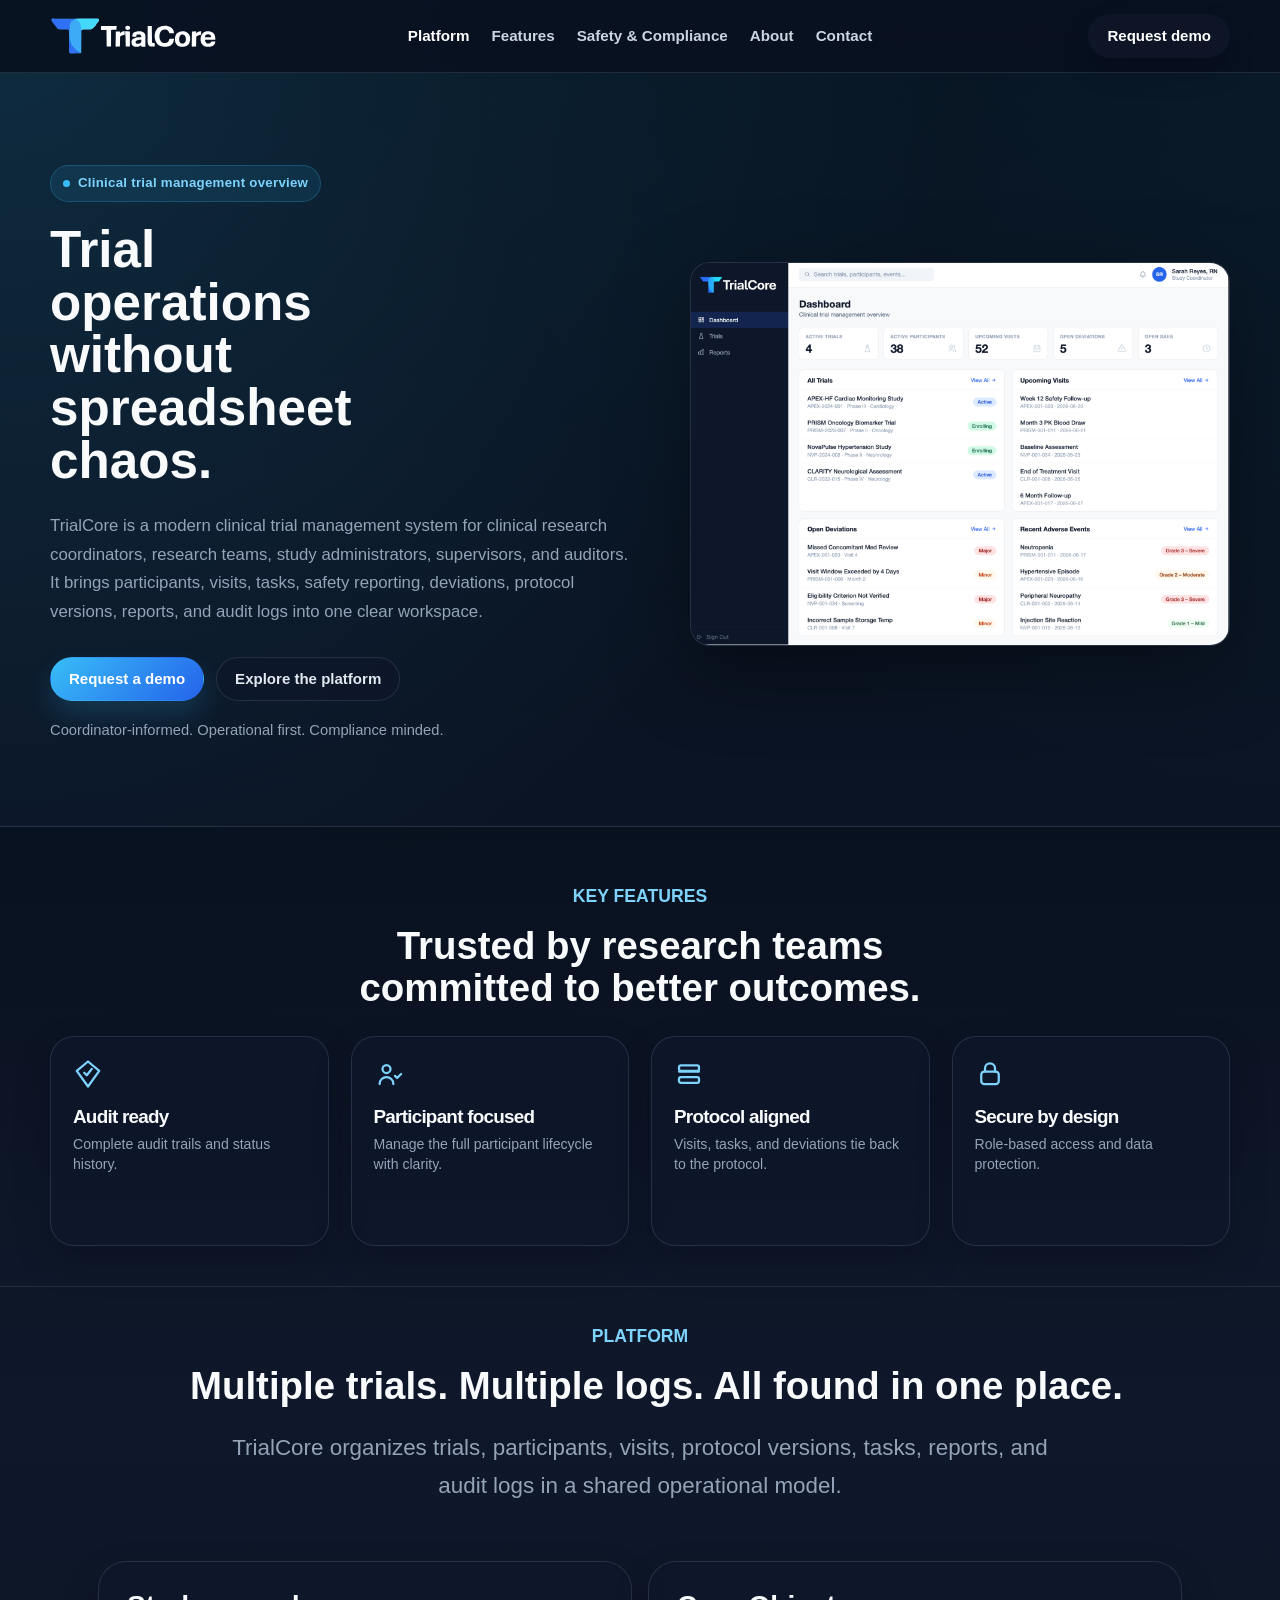
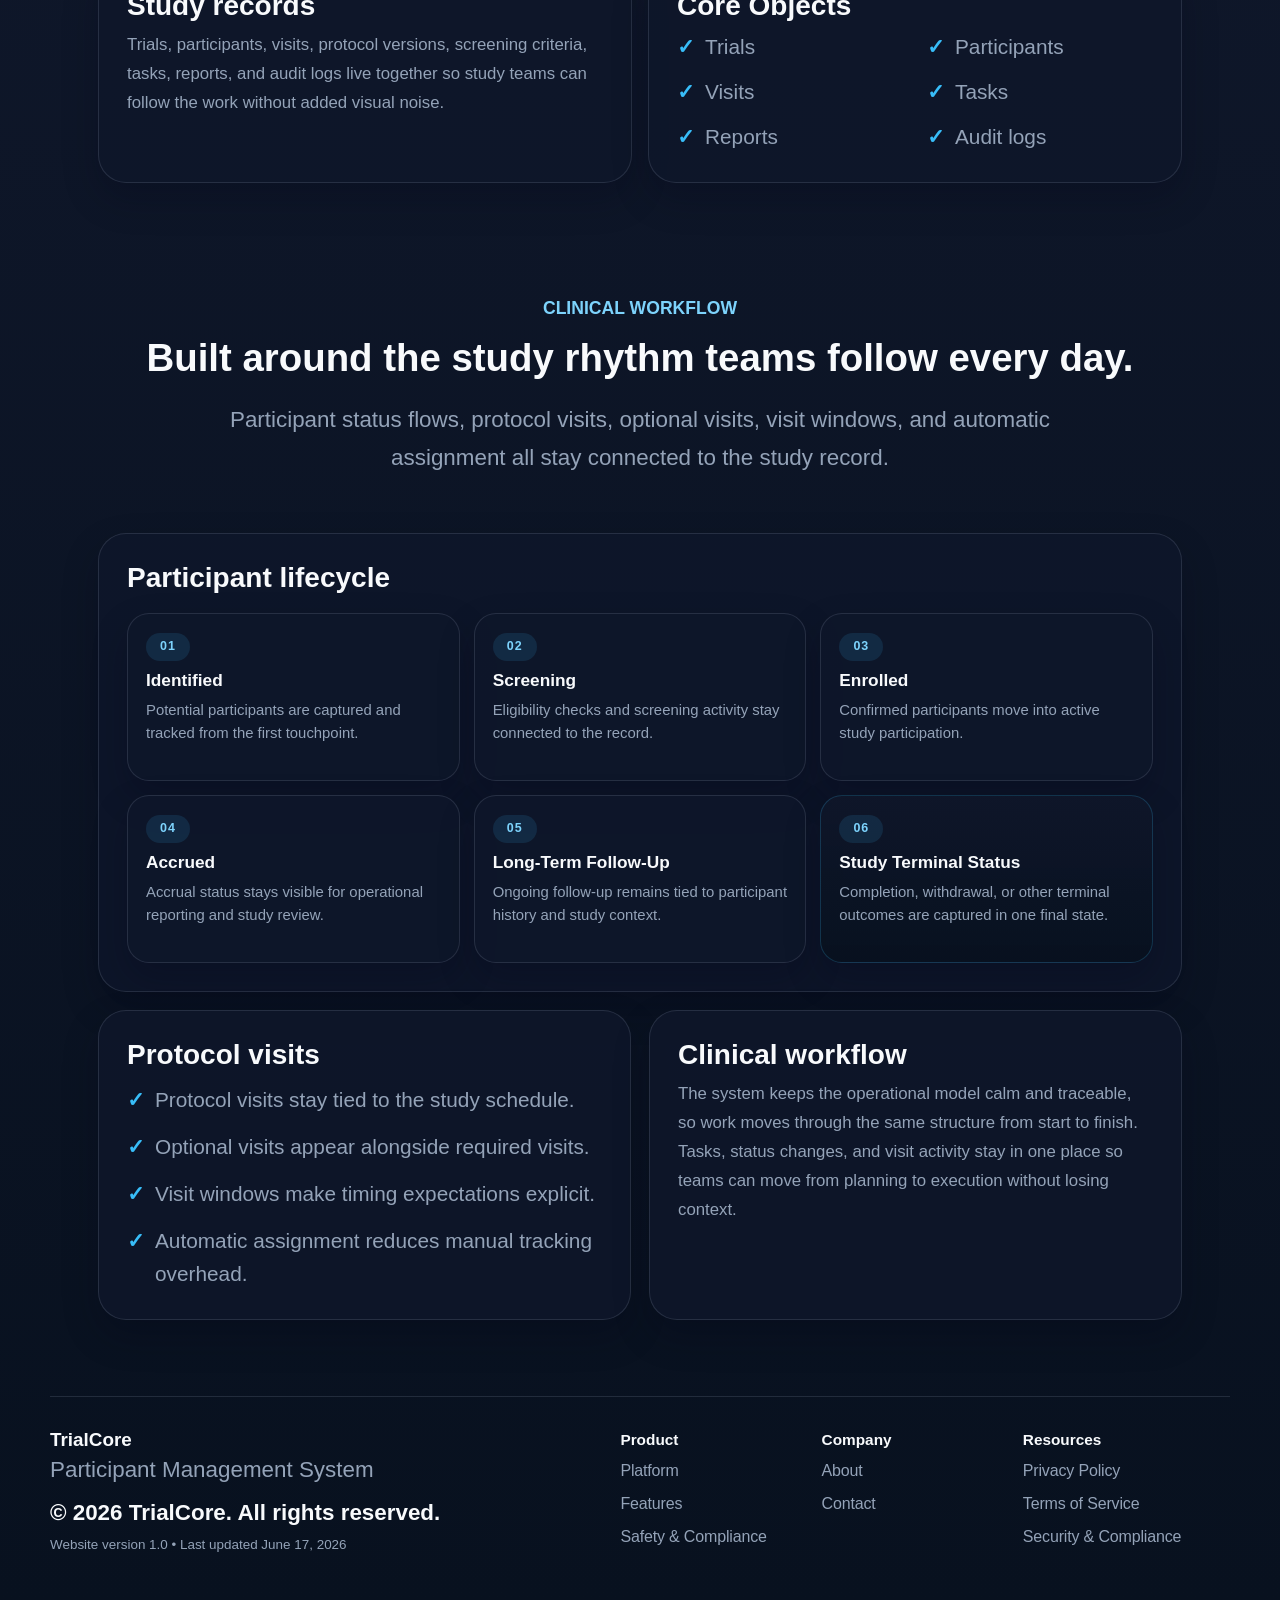
<file: index.html>
<!DOCTYPE html>
<html lang="en">
<head>
  <meta charset="UTF-8" />
  <meta name="viewport" content="width=device-width, initial-scale=1.0">
  <title>TrialCore | Redirect</title>
  <meta name="description" content="Redirecting to the TrialCore platform page.">
  <meta http-equiv="refresh" content="0; url=platform.html">
  <link rel="canonical" href="platform.html">
  <meta name="robots" content="noindex">
  <link rel="stylesheet" href="assets/css/styles.css">

  <!-- TrialCore favicons -->
  <link rel="icon" href="assets/images/favicon/favicon.ico">
  <link rel="icon" type="image/png" sizes="16x16" href="assets/images/favicon/favicon-16x16.png">
  <link rel="icon" type="image/png" sizes="32x32" href="assets/images/favicon/favicon-32x32.png">
  <link rel="apple-touch-icon" sizes="180x180" href="assets/images/favicon/apple-touch-icon.png">
  <link rel="icon" type="image/png" sizes="192x192" href="assets/images/favicon/android-chrome-192x192.png">
  <link rel="icon" type="image/png" sizes="512x512" href="assets/images/favicon/android-chrome-512x512.png">
</head>
<body>
  <p>Redirecting to the TrialCore platform page. <a href="platform.html">Continue to TrialCore</a></p>
  <footer class="site-footer">
    <div class="footer-brand">
      <strong>TrialCore</strong>
      <p>Participant Management System</p>
      <p class="footer-copyright">© 2026 TrialCore. All rights reserved.</p>
      <p class="footer-version">Website version 1.0 • Last updated June 17, 2026</p>
    </div>
    <div class="footer-grid">
      <div>
        <h3>Product</h3>
        <a href="platform.html">Platform</a>
        <a href="features.html">Features</a>
        <a href="safety-compliance.html">Safety &amp; Compliance</a>
      </div>
      <div>
        <h3>Company</h3>
        <a href="about.html">About</a>
        <a href="contact.html">Contact</a>
      </div>
      <div>
        <h3>Resources</h3>
        <a href="resources.html#privacy-policy">Privacy Policy</a>
        <a href="resources.html#terms-of-service">Terms of Service</a>
        <a href="resources.html#security-compliance">Security &amp; Compliance</a>
      </div>
    </div>
  </footer>
</body>
</html>
</file>
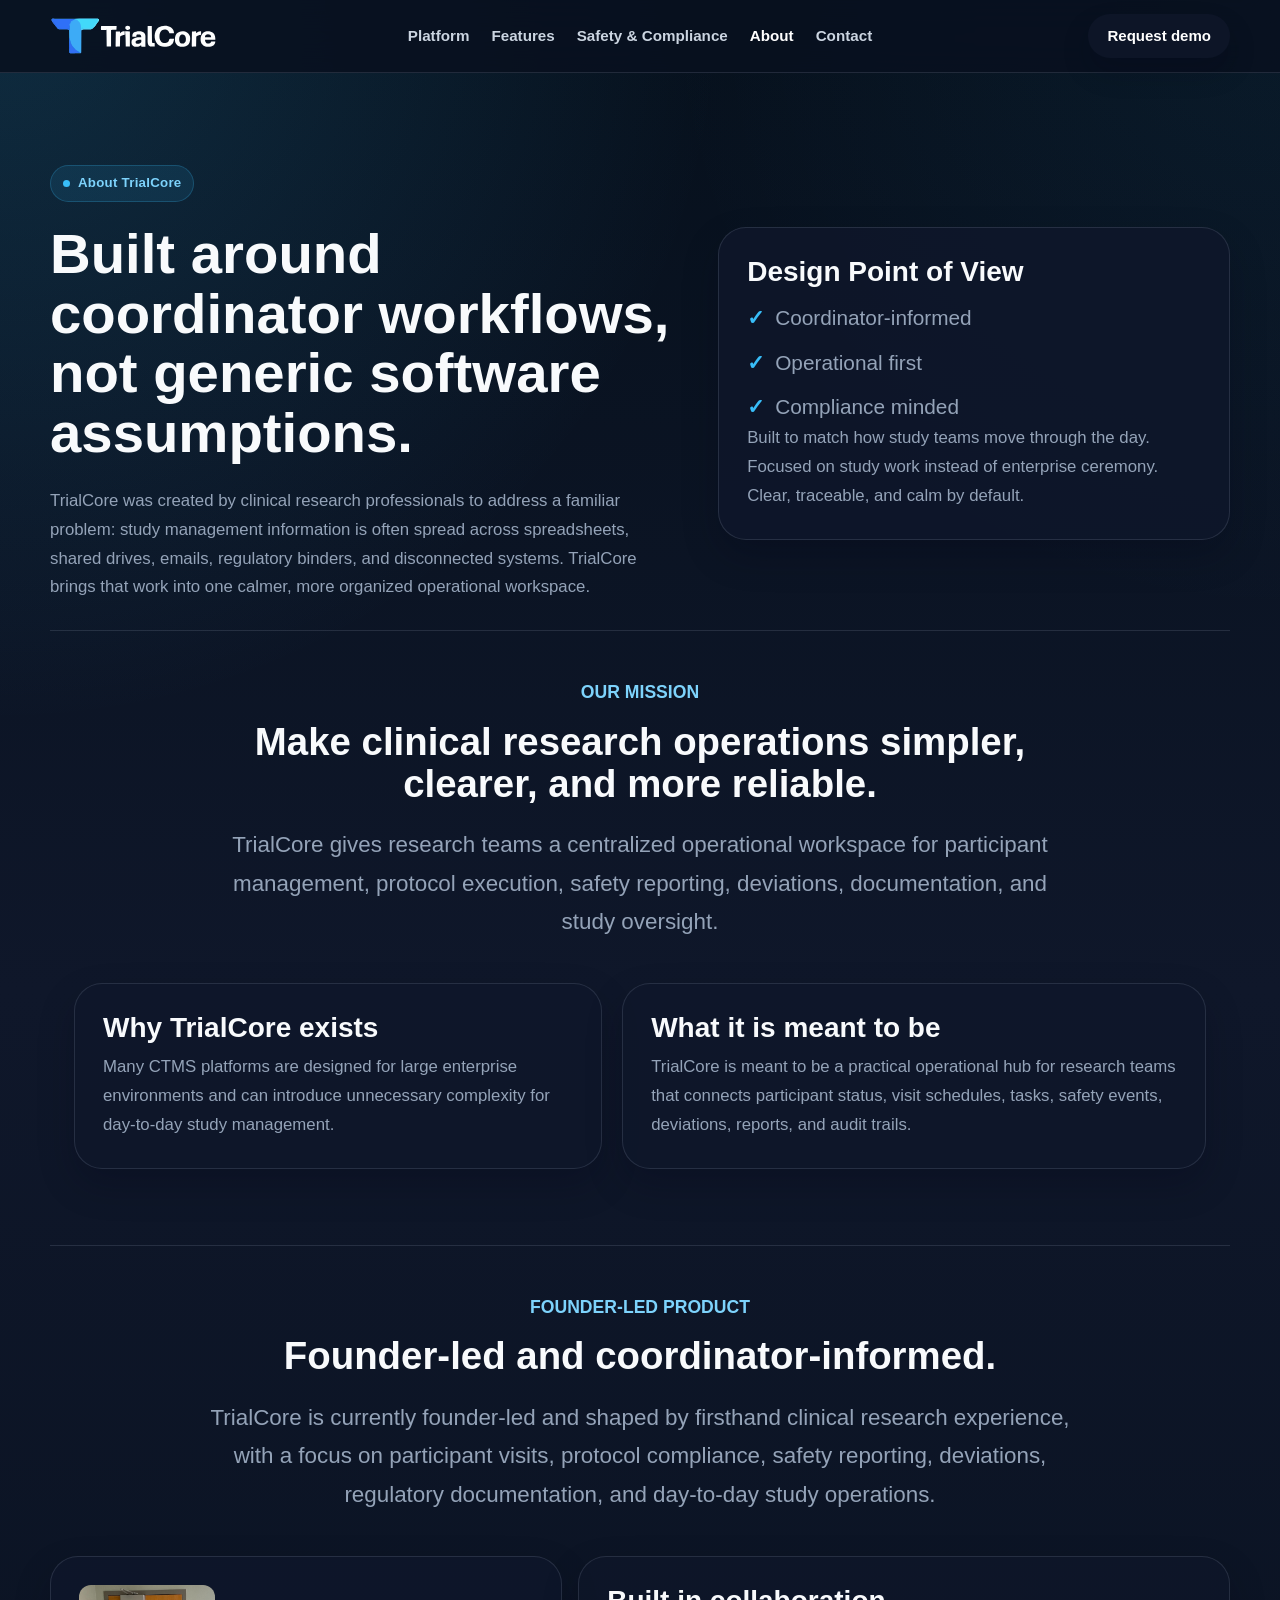
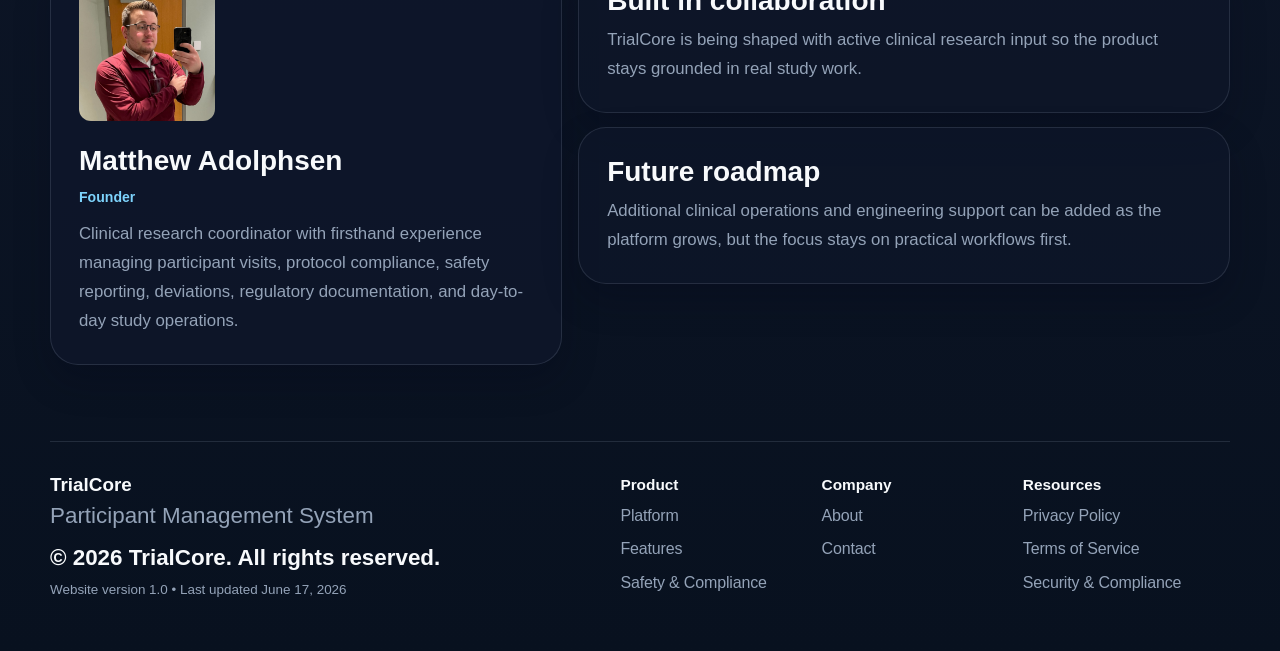
<file: about.html>
<!DOCTYPE html>
<html lang="en">
<head>
  <meta charset="UTF-8" />
  <meta name="viewport" content="width=device-width, initial-scale=1.0">
  <title>About | TrialCore</title>
  <meta name="description" content="Learn about TrialCore and the product vision behind the clinical trial management platform.">
  <link rel="stylesheet" href="assets/css/styles.css">

  <!-- TrialCore favicons -->
  <link rel="icon" href="assets/images/favicon/favicon.ico">
  <link rel="icon" type="image/png" sizes="16x16" href="assets/images/favicon/favicon-16x16.png">
  <link rel="icon" type="image/png" sizes="32x32" href="assets/images/favicon/favicon-32x32.png">
  <link rel="apple-touch-icon" sizes="180x180" href="assets/images/favicon/apple-touch-icon.png">
  <link rel="icon" type="image/png" sizes="192x192" href="assets/images/favicon/android-chrome-192x192.png">
  <link rel="icon" type="image/png" sizes="512x512" href="assets/images/favicon/android-chrome-512x512.png">
</head>
<body class="about-page">
  <a class="skip-link" href="#main-content">Skip to content</a>
  <header class="site-header">
    <div class="header-inner">
      <a class="brand" href="platform.html" aria-label="TrialCore home">
        <img class="brand-logo" src="assets/images/trialcore-logo.svg" alt="" aria-hidden="true">
      </a>
      <nav class="site-nav" aria-label="Primary navigation">
        <a href="platform.html">Platform</a>
        <a href="features.html">Features</a>
        <a href="safety-compliance.html">Safety &amp; Compliance</a>
        <a href="about.html" aria-current="page">About</a>
        <a href="contact.html">Contact</a>
      </nav>
      <div class="header-actions">
        <a class="button button-dark" href="contact.html">Request demo</a>
      </div>
    </div>
  </header>

  <main id="main-content" class="page-stack">
    <section class="page-hero">
      <div>
        <div class="eyebrow"><span></span> About TrialCore</div>
        <h1>Built around coordinator workflows, not generic software assumptions.</h1>
        <p>TrialCore was created by clinical research professionals to address a familiar problem: study management information is often spread across spreadsheets, shared drives, emails, regulatory binders, and disconnected systems. TrialCore brings that work into one calmer, more organized operational workspace.</p>
      </div>
      <aside class="panel">
        <h3>Design Point of View</h3>
        <ul class="list spaced">
          <li>Coordinator-informed</li>
          <li>Operational first</li>
          <li>Compliance minded</li>
        </ul>
        <p class="body-text panel-note">Built to match how study teams move through the day.</p>
        <p class="body-text panel-note">Focused on study work instead of enterprise ceremony.</p>
        <p class="body-text panel-note">Clear, traceable, and calm by default.</p>
      </aside>
    </section>

    <section class="section compact">
      <div class="section-header center">
        <div class="kicker">Our mission</div>
        <h2>Make clinical research operations simpler, clearer, and more reliable.</h2>
        <p>TrialCore gives research teams a centralized operational workspace for participant management, protocol execution, safety reporting, deviations, documentation, and study oversight.</p>
      </div>
      <div class="split about-split">
        <article class="panel">
          <h3>Why TrialCore exists</h3>
          <p class="body-text">Many CTMS platforms are designed for large enterprise environments and can introduce unnecessary complexity for day-to-day study management.</p>
        </article>
        <article class="panel">
          <h3>What it is meant to be</h3>
          <p class="body-text">TrialCore is meant to be a practical operational hub for research teams that connects participant status, visit schedules, tasks, safety events, deviations, reports, and audit trails.</p>
        </article>
      </div>
    </section>

    <section class="section compact">
      <div class="section-header center">
        <div class="kicker">Founder-led product</div>
        <h2>Founder-led and coordinator-informed.</h2>
        <p>TrialCore is currently founder-led and shaped by firsthand clinical research experience, with a focus on participant visits, protocol compliance, safety reporting, deviations, regulatory documentation, and day-to-day study operations.</p>
     </div>

  <div class="founder-layout">
    <article class="panel founder-card">
      <div class="founder-photo-wrap">
        <img
          class="founder-photo"
          src="assets/images/staff/matt-adolphsen.jpg"
          alt="Matthew Adolphsen, Founder of TrialCore"
        />
      </div>

      <h3>Matthew Adolphsen</h3>
      <div class="role">Founder</div>
      <p class="body-text">
        Clinical research coordinator with firsthand experience managing participant visits, protocol compliance, safety reporting, deviations, regulatory documentation, and day-to-day study operations.
      </p>
    </article>

    <div class="stack roadmap-stack">
          <article class="panel panel-muted">
            <h3>Built in collaboration</h3>
            <p class="body-text">TrialCore is being shaped with active clinical research input so the product stays grounded in real study work.</p>
          </article>
          <article class="panel panel-muted">
            <h3>Future roadmap</h3>
            <p class="body-text">Additional clinical operations and engineering support can be added as the platform grows, but the focus stays on practical workflows first.</p>
          </article>
        </div>
      </div>
    </section>
  </main>

  <footer class="site-footer">
    <div class="footer-brand">
      <strong>TrialCore</strong>
      <p>Participant Management System</p>
      <p class="footer-copyright">© 2026 TrialCore. All rights reserved.</p>
      <p class="footer-version">Website version 1.0 • Last updated June 17, 2026</p>
    </div>
    <div class="footer-grid">
      <div>
        <h3>Product</h3>
        <a href="platform.html">Platform</a>
        <a href="features.html">Features</a>
        <a href="safety-compliance.html">Safety &amp; Compliance</a>
      </div>
      <div>
        <h3>Company</h3>
        <a href="about.html">About</a>
        <a href="contact.html">Contact</a>
      </div>
      <div>
        <h3>Resources</h3>
        <a href="resources.html#privacy-policy">Privacy Policy</a>
        <a href="resources.html#terms-of-service">Terms of Service</a>
        <a href="resources.html#security-compliance">Security &amp; Compliance</a>
      </div>
    </div>
  </footer>
</body>
</html>
</file>
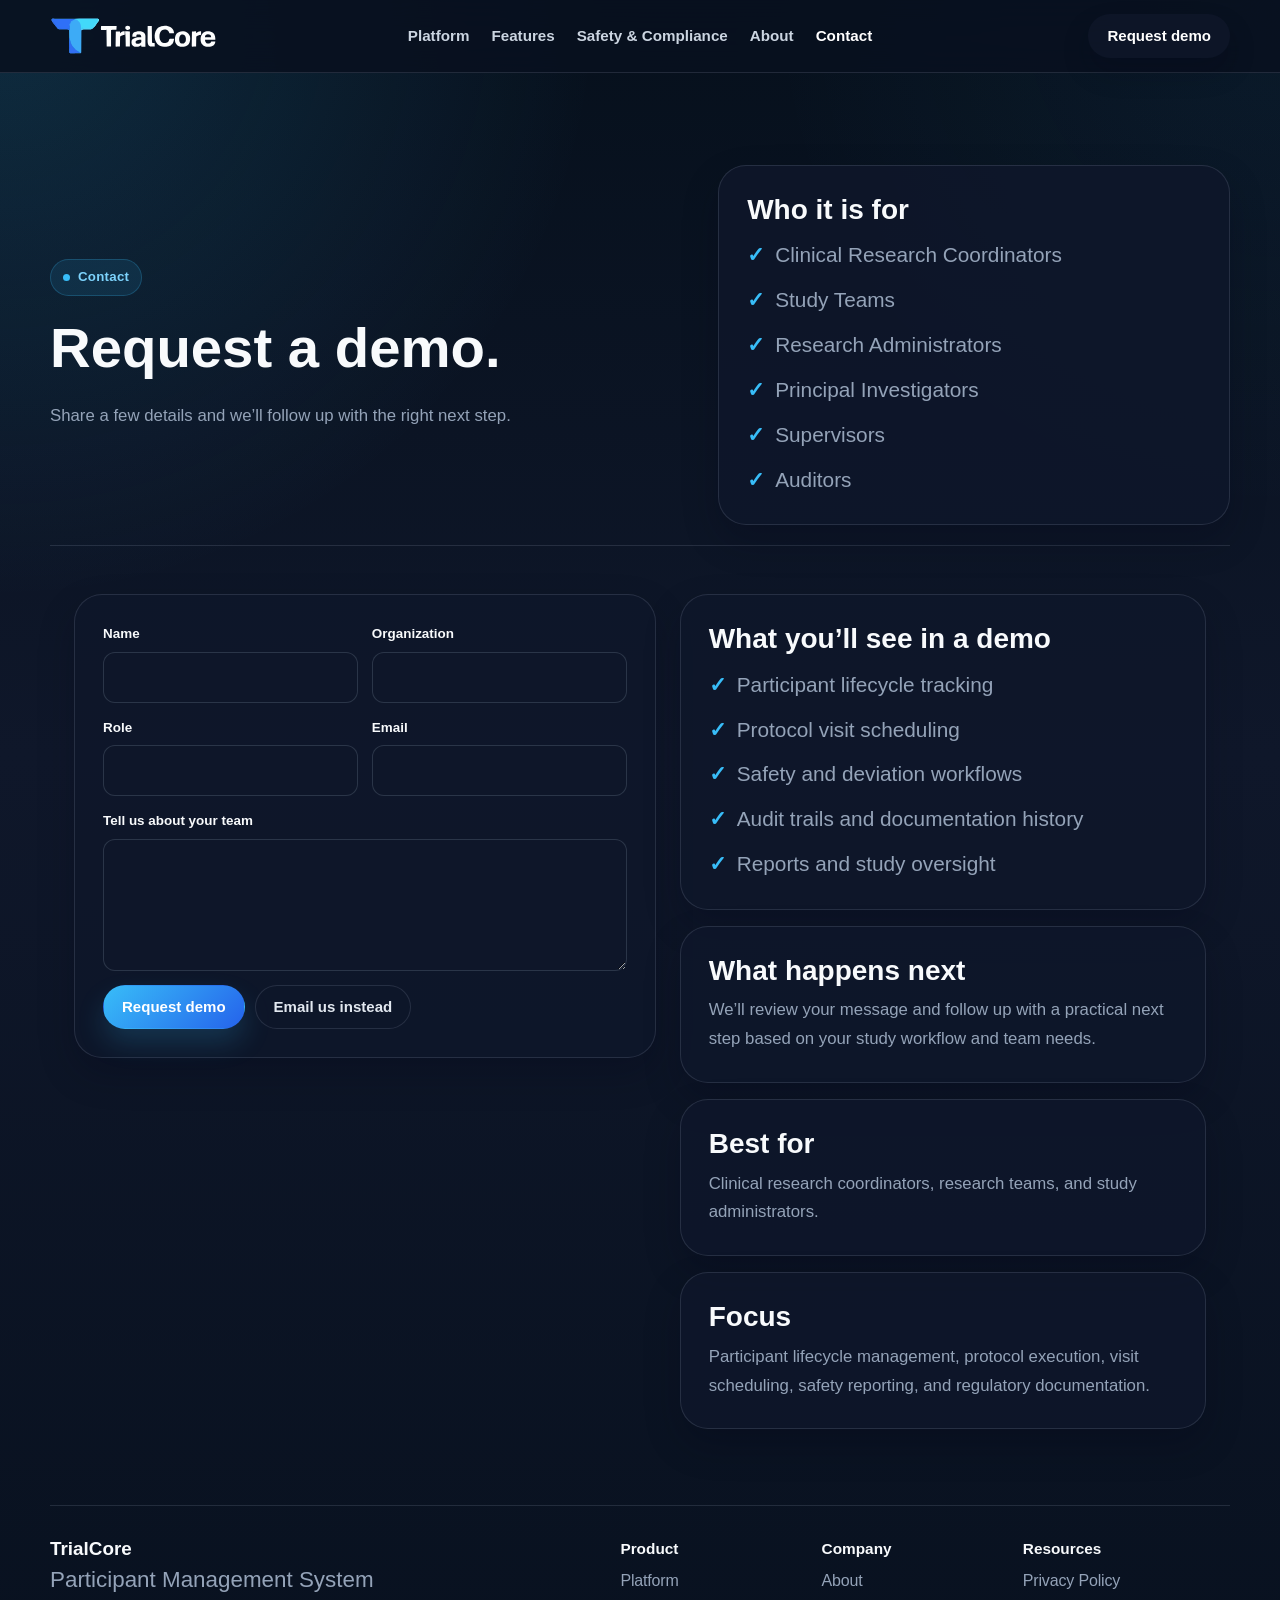
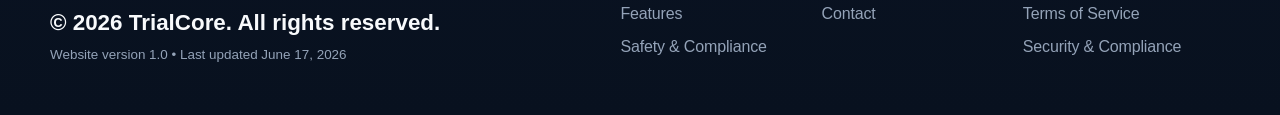
<file: contact.html>
<!DOCTYPE html>
<html lang="en">
<head>
  <meta charset="UTF-8" />
  <meta name="viewport" content="width=device-width, initial-scale=1.0">
  <title>Contact | TrialCore</title>
  <meta name="description" content="Contact TrialCore to request a demo or ask a question about the clinical trial management platform.">
  <link rel="stylesheet" href="assets/css/styles.css">

  <!-- TrialCore favicons -->
  <link rel="icon" href="assets/images/favicon/favicon.ico">
  <link rel="icon" type="image/png" sizes="16x16" href="assets/images/favicon/favicon-16x16.png">
  <link rel="icon" type="image/png" sizes="32x32" href="assets/images/favicon/favicon-32x32.png">
  <link rel="apple-touch-icon" sizes="180x180" href="assets/images/favicon/apple-touch-icon.png">
  <link rel="icon" type="image/png" sizes="192x192" href="assets/images/favicon/android-chrome-192x192.png">
  <link rel="icon" type="image/png" sizes="512x512" href="assets/images/favicon/android-chrome-512x512.png">
</head>
<body class="contact-page">
  <a class="skip-link" href="#main-content">Skip to content</a>
  <header class="site-header">
    <div class="header-inner">
      <a class="brand" href="platform.html" aria-label="TrialCore home">
        <img class="brand-logo" src="assets/images/trialcore-logo.svg" alt="" aria-hidden="true">
      </a>
      <nav class="site-nav" aria-label="Primary navigation">
        <a href="platform.html">Platform</a>
        <a href="features.html">Features</a>
        <a href="safety-compliance.html">Safety &amp; Compliance</a>
        <a href="about.html">About</a>
        <a href="contact.html" aria-current="page">Contact</a>
      </nav>
      <div class="header-actions">
        <a class="button button-dark" href="contact.html">Request demo</a>
      </div>
    </div>
  </header>

  <main id="main-content" class="page-stack">
    <section class="page-hero">
      <div>
        <div class="eyebrow"><span></span> Contact</div>
        <h1>Request a demo.</h1>
        <p>Share a few details and we’ll follow up with the right next step.</p>
      </div>
      <aside class="panel">
        <h3>Who it is for</h3>
        <ul class="list spaced">
          <li>Clinical Research Coordinators</li>
          <li>Study Teams</li>
          <li>Research Administrators</li>
          <li>Principal Investigators</li>
          <li>Supervisors</li>
          <li>Auditors</li>
        </ul>
      </aside>
    </section>

    <section class="section compact">
      <div class="contact-layout">
        <div class="panel">
          <form action="mailto:matt.adolphsen@gmail.com" method="post" enctype="text/plain">
            <div class="field">
              <label for="name">Name</label>
              <input id="name" name="name" type="text" autocomplete="name">
            </div>
            <div class="field">
              <label for="organization">Organization</label>
              <input id="organization" name="organization" type="text" autocomplete="organization">
            </div>
            <div class="field">
              <label for="role">Role</label>
              <input id="role" name="role" type="text" autocomplete="organization-title">
            </div>
            <div class="field">
              <label for="email">Email</label>
              <input id="email" name="email" type="email" autocomplete="email" required>
            </div>
            <div class="field full">
              <label for="message">Tell us about your team</label>
              <textarea id="message" name="message" required></textarea>
            </div>
            <div class="form-actions">
              <button class="button button-primary" type="submit">Request demo</button>
              <a class="button button-secondary" href="mailto:matt.adolphsen@gmail.com">Email us instead</a>
            </div>
          </form>
        </div>

        <div class="stack">
          <article class="panel">
            <h3>What you’ll see in a demo</h3>
            <ul class="list spaced">
              <li>Participant lifecycle tracking</li>
              <li>Protocol visit scheduling</li>
              <li>Safety and deviation workflows</li>
              <li>Audit trails and documentation history</li>
              <li>Reports and study oversight</li>
            </ul>
          </article>
          <article class="panel">
            <h3>What happens next</h3>
            <p class="body-text">We’ll review your message and follow up with a practical next step based on your study workflow and team needs.</p>
          </article>
          <article class="panel">
            <h3>Best for</h3>
            <p class="body-text">Clinical research coordinators, research teams, and study administrators.</p>
          </article>
          <article class="panel">
            <h3>Focus</h3>
            <p class="body-text">Participant lifecycle management, protocol execution, visit scheduling, safety reporting, and regulatory documentation.</p>
          </article>
        </div>
      </div>
    </section>
  </main>

  <footer class="site-footer">
    <div class="footer-brand">
      <strong>TrialCore</strong>
      <p>Participant Management System</p>
      <p class="footer-copyright">© 2026 TrialCore. All rights reserved.</p>
      <p class="footer-version">Website version 1.0 • Last updated June 17, 2026</p>
    </div>
    <div class="footer-grid">
      <div>
        <h3>Product</h3>
        <a href="platform.html">Platform</a>
        <a href="features.html">Features</a>
        <a href="safety-compliance.html">Safety &amp; Compliance</a>
      </div>
      <div>
        <h3>Company</h3>
        <a href="about.html">About</a>
        <a href="contact.html">Contact</a>
      </div>
      <div>
        <h3>Resources</h3>
        <a href="resources.html#privacy-policy">Privacy Policy</a>
        <a href="resources.html#terms-of-service">Terms of Service</a>
        <a href="resources.html#security-compliance">Security &amp; Compliance</a>
      </div>
    </div>
  </footer>
</body>
</html>
</file>
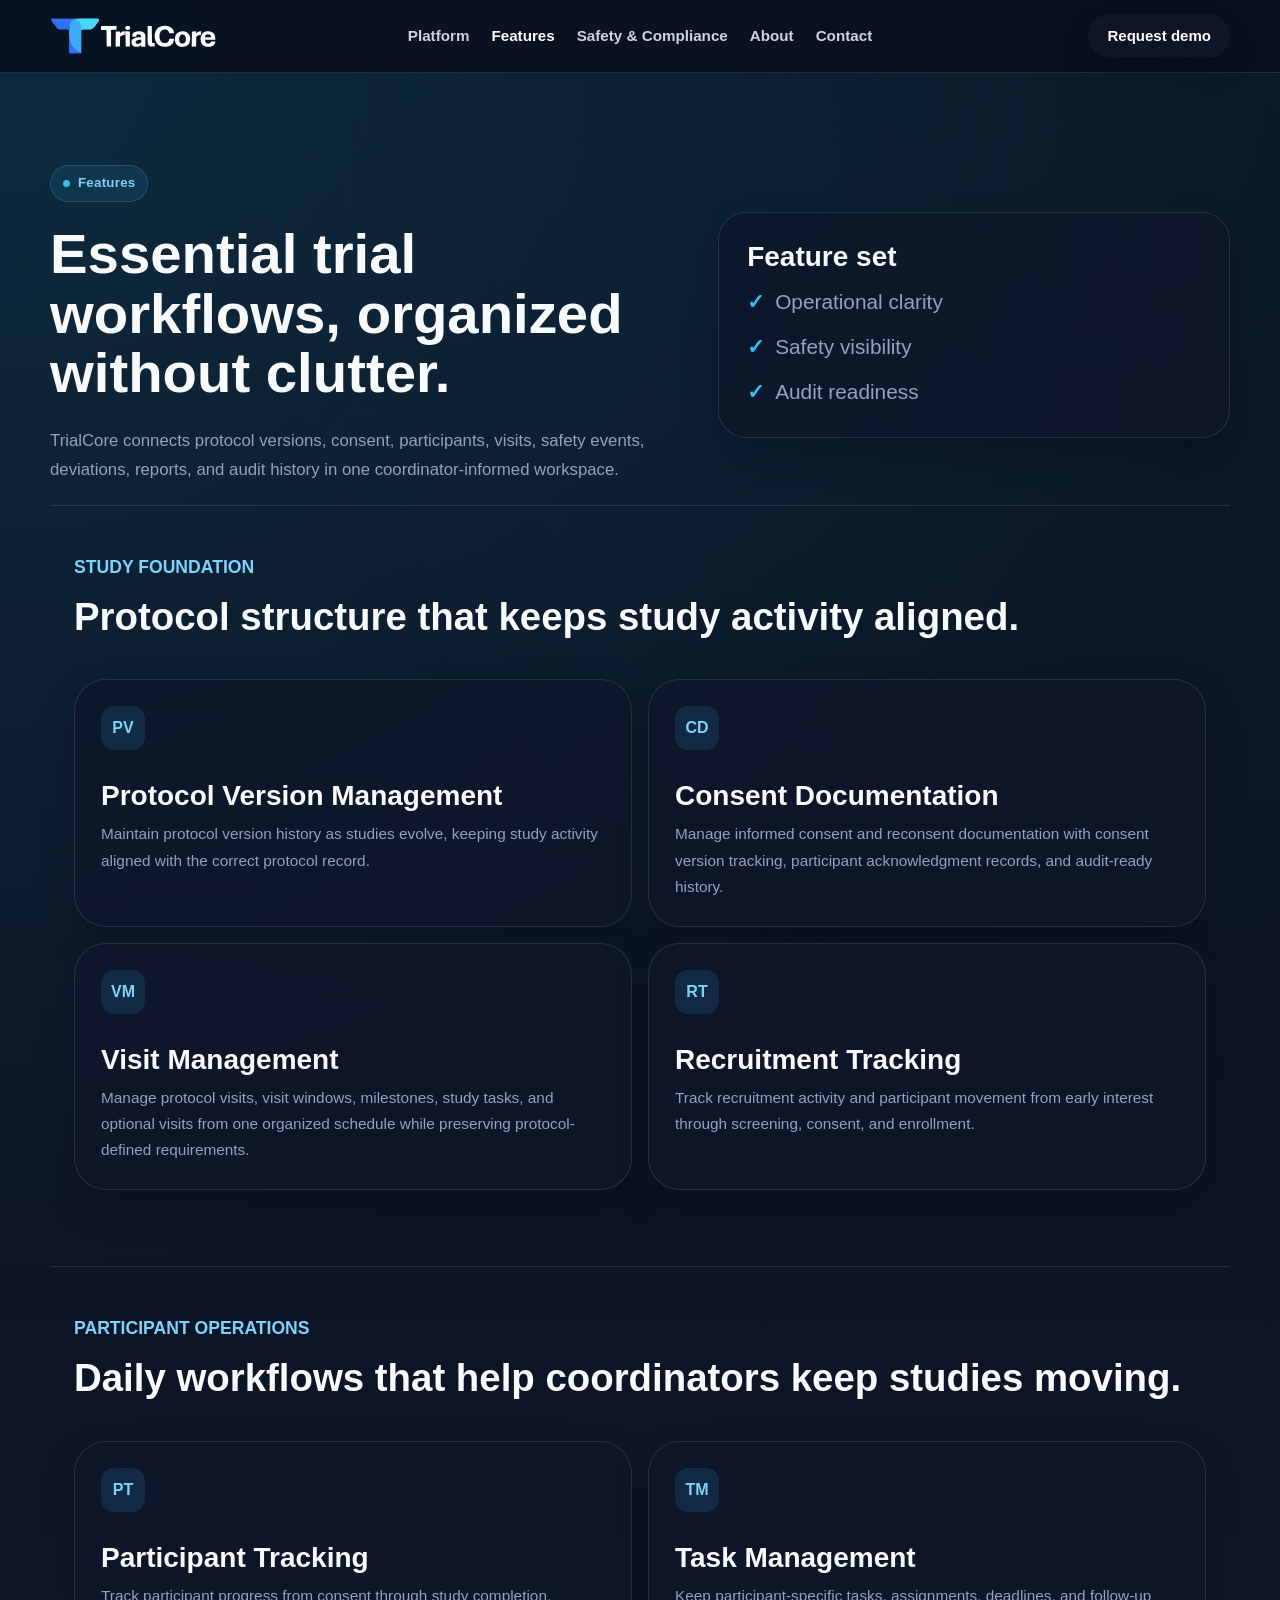
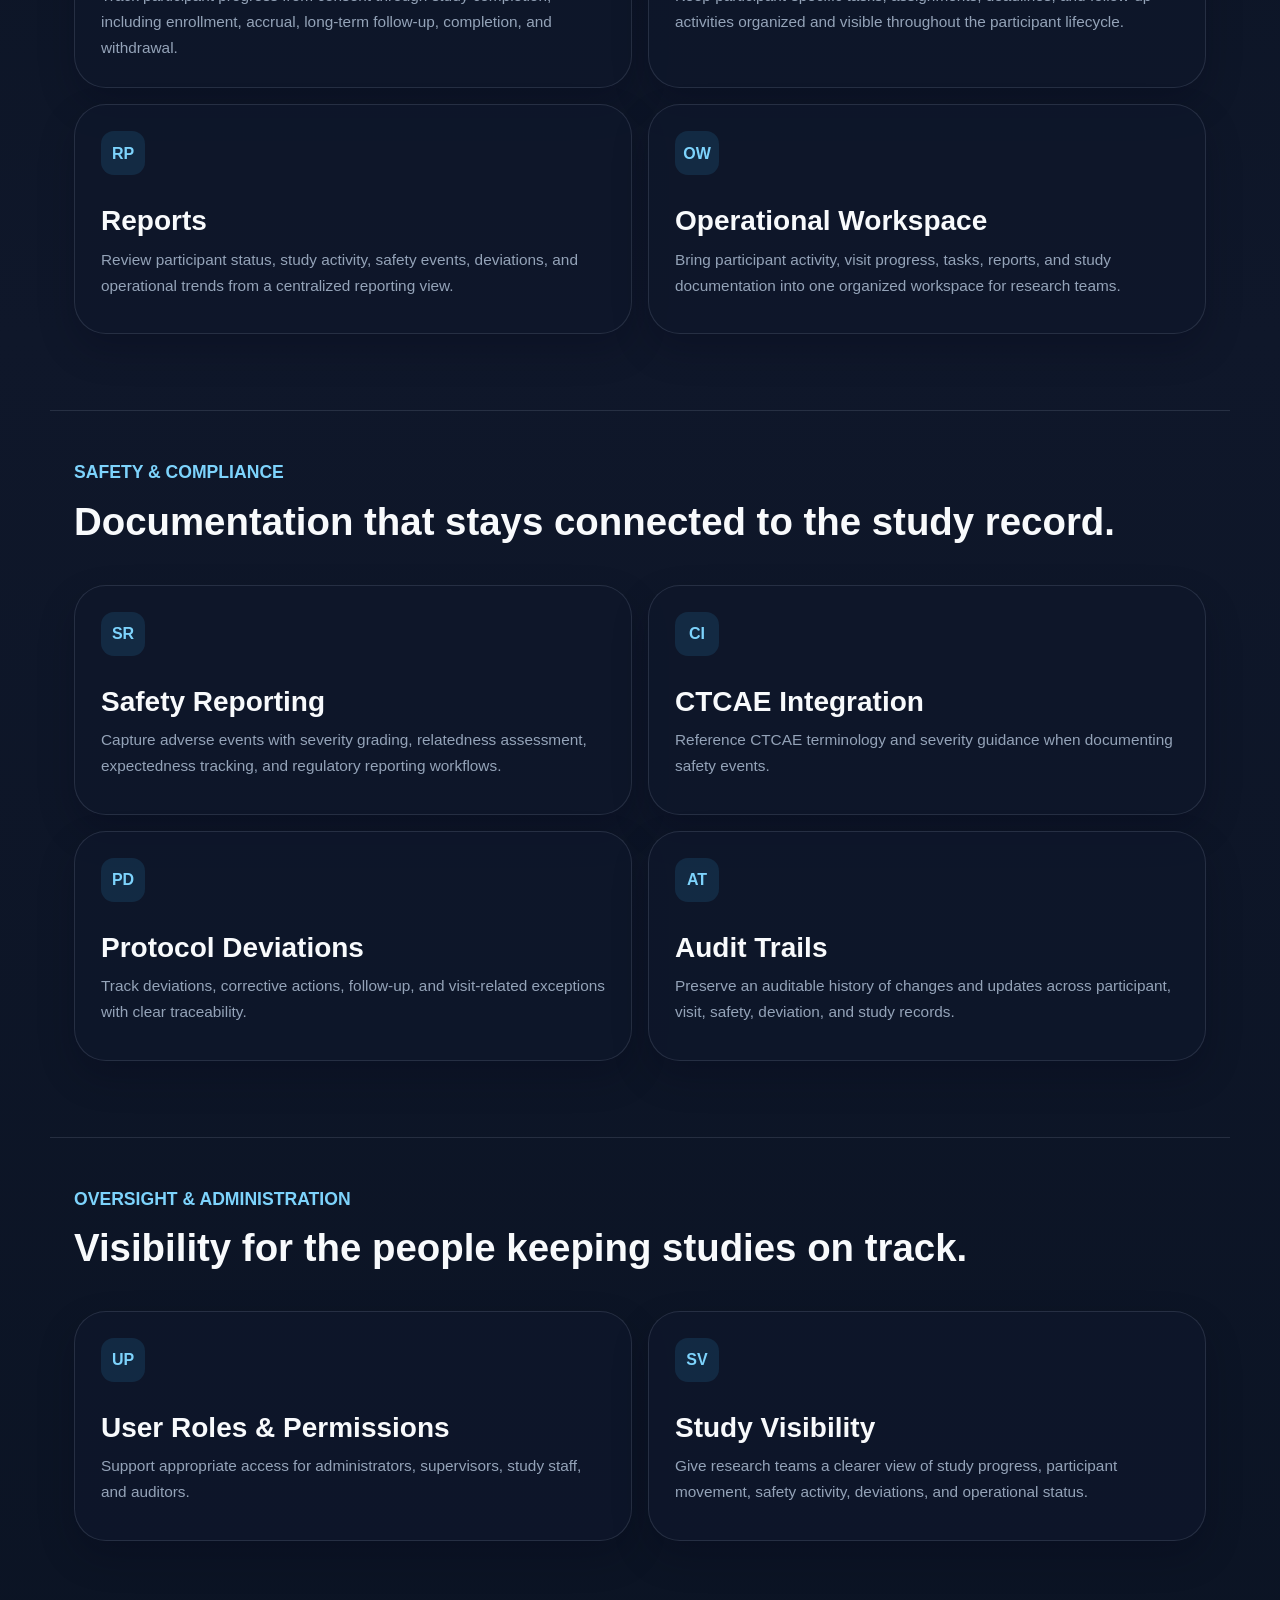
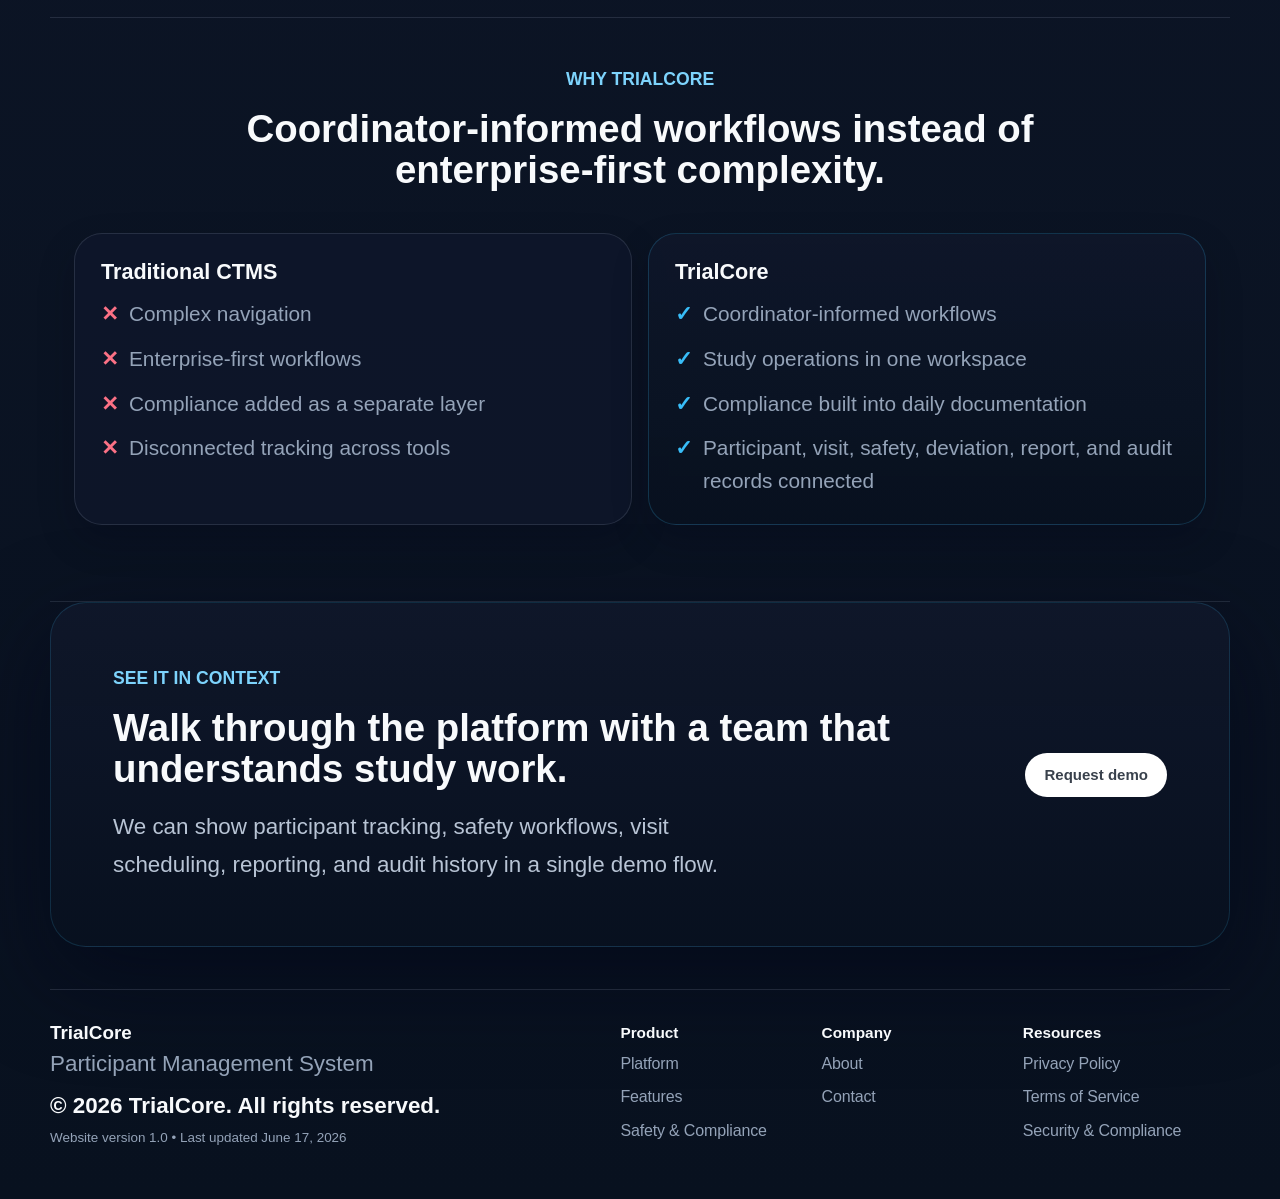
<file: features.html>
<!DOCTYPE html>
<html lang="en">
<head>
  <meta charset="UTF-8" />
  <meta name="viewport" content="width=device-width, initial-scale=1.0">
  <title>Features | TrialCore</title>
  <meta name="description" content="Explore TrialCore features for protocol management, participant tracking, consent documentation, visit management, safety reporting, deviations, audit trails, and study oversight.">
  <link rel="stylesheet" href="assets/css/styles.css">

  <!-- TrialCore favicons -->
  <link rel="icon" href="assets/images/favicon/favicon.ico">
  <link rel="icon" type="image/png" sizes="16x16" href="assets/images/favicon/favicon-16x16.png">
  <link rel="icon" type="image/png" sizes="32x32" href="assets/images/favicon/favicon-32x32.png">
  <link rel="apple-touch-icon" sizes="180x180" href="assets/images/favicon/apple-touch-icon.png">
  <link rel="icon" type="image/png" sizes="192x192" href="assets/images/favicon/android-chrome-192x192.png">
  <link rel="icon" type="image/png" sizes="512x512" href="assets/images/favicon/android-chrome-512x512.png">
</head>

<body class="features-page">
  <a class="skip-link" href="#main-content">Skip to content</a>

  <header class="site-header">
    <div class="header-inner">
      <a class="brand" href="platform.html" aria-label="TrialCore home">
        <img class="brand-logo" src="assets/images/trialcore-logo.svg" alt="" aria-hidden="true">
      </a>

      <nav class="site-nav" aria-label="Primary navigation">
        <a href="platform.html">Platform</a>
        <a href="features.html" aria-current="page">Features</a>
        <a href="safety-compliance.html">Safety &amp; Compliance</a>
        <a href="about.html">About</a>
        <a href="contact.html">Contact</a>
      </nav>

      <div class="header-actions">
        <a class="button button-dark" href="contact.html">Request demo</a>
      </div>
    </div>
  </header>

  <main id="main-content" class="page-stack">

    <section class="page-hero">
      <div>
        <div class="eyebrow"><span></span> Features</div>
        <h1>Essential trial workflows, organized without clutter.</h1>
        <p>TrialCore connects protocol versions, consent, participants, visits, safety events, deviations, reports, and audit history in one coordinator-informed workspace.</p>
      </div>

      <aside class="panel">
        <h3>Feature set</h3>
        <ul class="list spaced">
          <li>Operational clarity</li>
          <li>Safety visibility</li>
          <li>Audit readiness</li>
        </ul>
      </aside>
    </section>

    <section class="section compact">
      <div class="section-header">
        <div class="kicker">Study foundation</div>
        <h2>Protocol structure that keeps study activity aligned.</h2>
      </div>

      <div class="grid-2 feature-group-grid">
        <article class="feature-card">
          <div class="feature-icon">PV</div>
          <h3>Protocol Version Management</h3>
          <p>Maintain protocol version history as studies evolve, keeping study activity aligned with the correct protocol record.</p>
        </article>

        <article class="feature-card">
          <div class="feature-icon">CD</div>
          <h3>Consent Documentation</h3>
          <p>Manage informed consent and reconsent documentation with consent version tracking, participant acknowledgment records, and audit-ready history.</p>
        </article>

        <article class="feature-card">
          <div class="feature-icon">VM</div>
          <h3>Visit Management</h3>
          <p>Manage protocol visits, visit windows, milestones, study tasks, and optional visits from one organized schedule while preserving protocol-defined requirements.</p>
        </article>

        <article class="feature-card">
          <div class="feature-icon">RT</div>
          <h3>Recruitment Tracking</h3>
          <p>Track recruitment activity and participant movement from early interest through screening, consent, and enrollment.</p>
        </article>
      </div>
    </section>

    <section class="section compact">
      <div class="section-header">
        <div class="kicker">Participant operations</div>
        <h2>Daily workflows that help coordinators keep studies moving.</h2>
      </div>

      <div class="grid-2 feature-group-grid">
        <article class="feature-card">
          <div class="feature-icon">PT</div>
          <h3>Participant Tracking</h3>
          <p>Track participant progress from consent through study completion, including enrollment, accrual, long-term follow-up, completion, and withdrawal.</p>
        </article>

        <article class="feature-card">
          <div class="feature-icon">TM</div>
          <h3>Task Management</h3>
          <p>Keep participant-specific tasks, assignments, deadlines, and follow-up activities organized and visible throughout the participant lifecycle.</p>
        </article>

        <article class="feature-card">
          <div class="feature-icon">RP</div>
          <h3>Reports</h3>
          <p>Review participant status, study activity, safety events, deviations, and operational trends from a centralized reporting view.</p>
        </article>

        <article class="feature-card">
          <div class="feature-icon">OW</div>
          <h3>Operational Workspace</h3>
          <p>Bring participant activity, visit progress, tasks, reports, and study documentation into one organized workspace for research teams.</p>
        </article>
      </div>
    </section>

    <section class="section compact">
      <div class="section-header">
        <div class="kicker">Safety &amp; compliance</div>
        <h2>Documentation that stays connected to the study record.</h2>
      </div>

      <div class="grid-2 feature-group-grid">
        <article class="feature-card">
          <div class="feature-icon">SR</div>
          <h3>Safety Reporting</h3>
          <p>Capture adverse events with severity grading, relatedness assessment, expectedness tracking, and regulatory reporting workflows.</p>
        </article>

        <article class="feature-card">
          <div class="feature-icon">CI</div>
          <h3>CTCAE Integration</h3>
          <p>Reference CTCAE terminology and severity guidance when documenting safety events.</p>
        </article>

        <article class="feature-card">
          <div class="feature-icon">PD</div>
          <h3>Protocol Deviations</h3>
          <p>Track deviations, corrective actions, follow-up, and visit-related exceptions with clear traceability.</p>
        </article>

        <article class="feature-card">
          <div class="feature-icon">AT</div>
          <h3>Audit Trails</h3>
          <p>Preserve an auditable history of changes and updates across participant, visit, safety, deviation, and study records.</p>
        </article>
      </div>
    </section>

    <section class="section compact">
      <div class="section-header">
        <div class="kicker">Oversight &amp; administration</div>
        <h2 class="one-line-heading">Visibility for the people keeping studies on track.</h2>
      </div>

      <div class="grid-2 feature-group-grid">
        <article class="feature-card">
          <div class="feature-icon">UP</div>
          <h3>User Roles &amp; Permissions</h3>
          <p>Support appropriate access for administrators, supervisors, study staff, and auditors.</p>
        </article>

        <article class="feature-card">
          <div class="feature-icon">SV</div>
          <h3>Study Visibility</h3>
          <p>Give research teams a clearer view of study progress, participant movement, safety activity, deviations, and operational status.</p>
        </article>
      </div>
    </section>

    <section class="section compact">
      <div class="section-header center">
        <div class="kicker">Why TrialCore</div>
        <h2>Coordinator-informed workflows instead of enterprise-first complexity.</h2>
      </div>

      <div class="comparison-grid">
        <article class="comparison-card comparison-negative">
          <h3>Traditional CTMS</h3>
          <ul class="list spaced">
            <li>Complex navigation</li>
            <li>Enterprise-first workflows</li>
            <li>Compliance added as a separate layer</li>
            <li>Disconnected tracking across tools</li>
          </ul>
        </article>

        <article class="comparison-card comparison-highlight">
          <h3>TrialCore</h3>
          <ul class="list spaced">
            <li>Coordinator-informed workflows</li>
            <li>Study operations in one workspace</li>
            <li>Compliance built into daily documentation</li>
            <li>Participant, visit, safety, deviation, report, and audit records connected</li>
          </ul>
        </article>
      </div>
    </section>

    <section class="cta">
      <div class="cta-inner">
        <div>
          <div class="kicker">See it in context</div>
          <h2>Walk through the platform with a team that understands study work.</h2>
          <p>We can show participant tracking, safety workflows, visit scheduling, reporting, and audit history in a single demo flow.</p>
        </div>

        <a class="button button-primary" href="contact.html">Request demo</a>
      </div>
    </section>

  </main>

  <footer class="site-footer">
    <div class="footer-brand">
      <strong>TrialCore</strong>
      <p>Participant Management System</p>
      <p class="footer-copyright">© 2026 TrialCore. All rights reserved.</p>
      <p class="footer-version">Website version 1.0 • Last updated June 17, 2026</p>
    </div>

    <div class="footer-grid">
      <div>
        <h3>Product</h3>
        <a href="platform.html">Platform</a>
        <a href="features.html">Features</a>
        <a href="safety-compliance.html">Safety &amp; Compliance</a>
      </div>

      <div>
        <h3>Company</h3>
        <a href="about.html">About</a>
        <a href="contact.html">Contact</a>
      </div>

      <div>
        <h3>Resources</h3>
        <a href="resources.html#privacy-policy">Privacy Policy</a>
        <a href="resources.html#terms-of-service">Terms of Service</a>
        <a href="resources.html#security-compliance">Security &amp; Compliance</a>
      </div>
    </div>
  </footer>
</body>
</html>
</file>
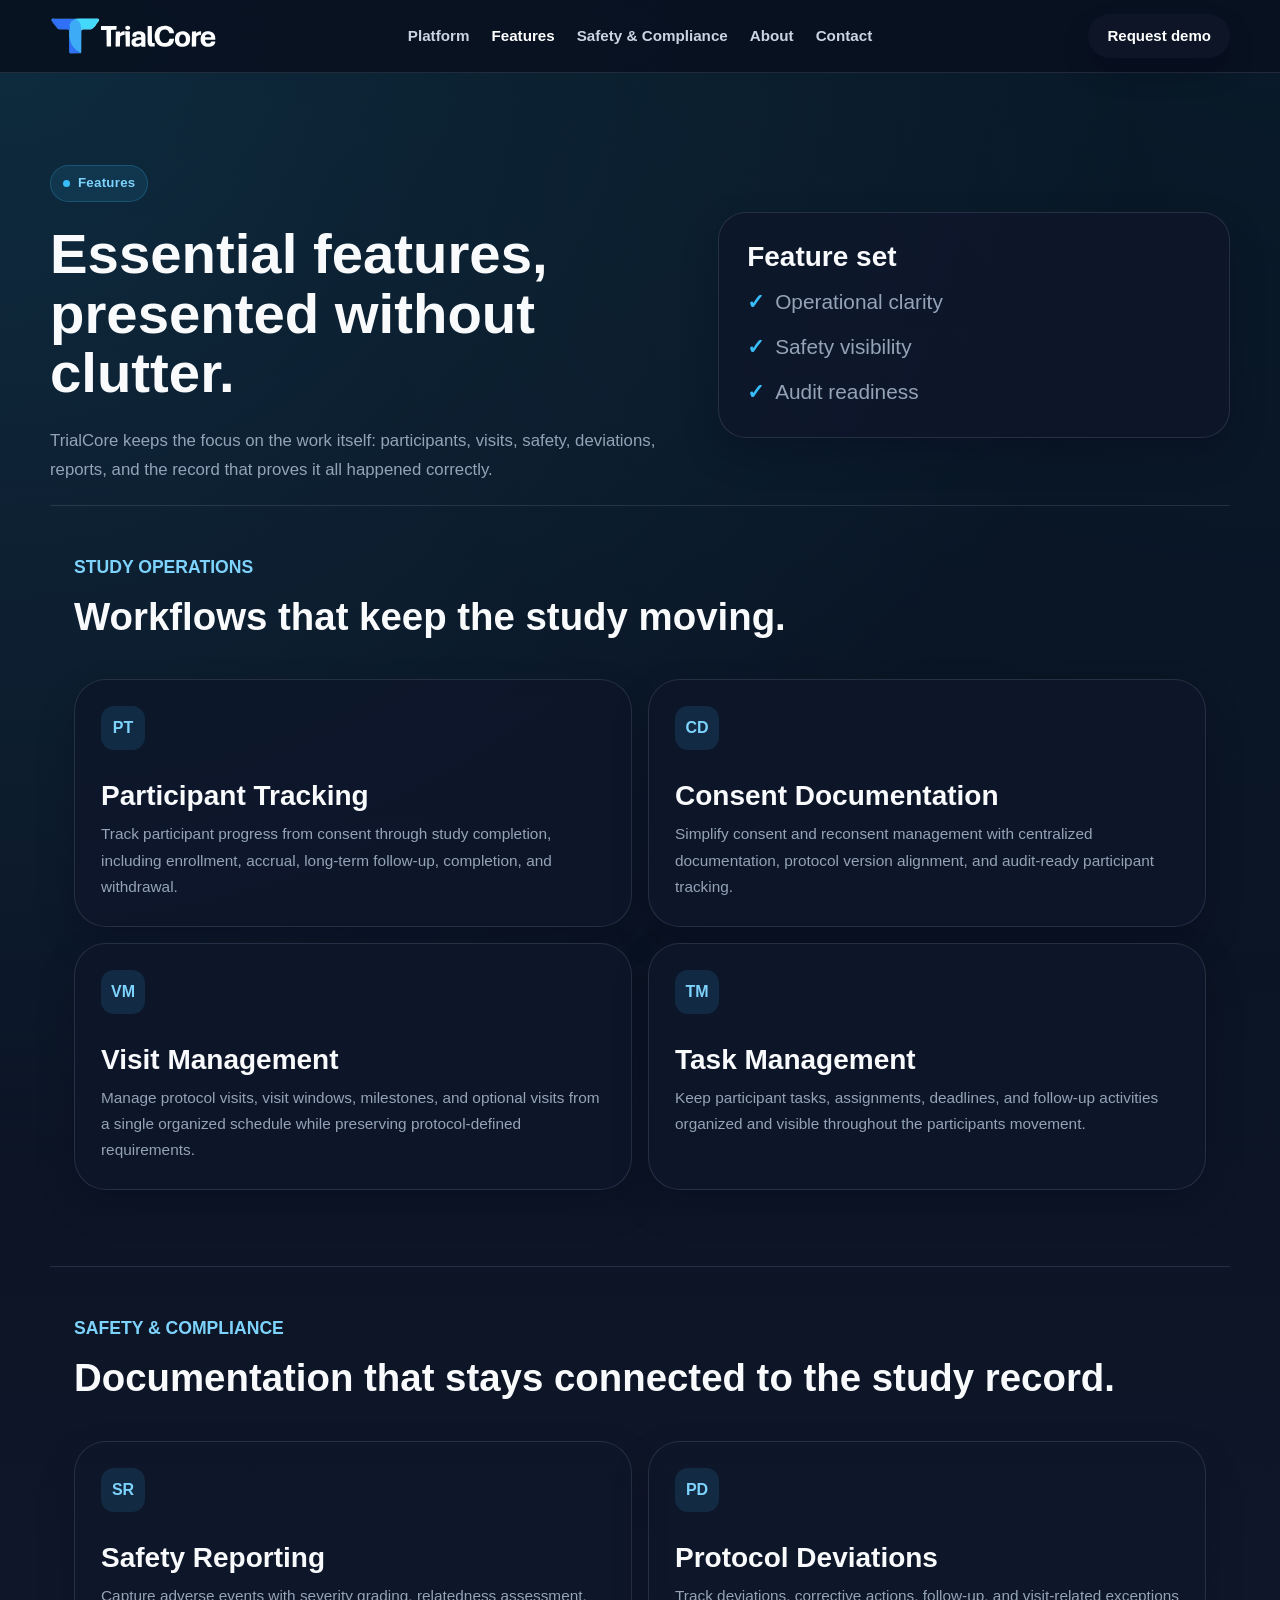
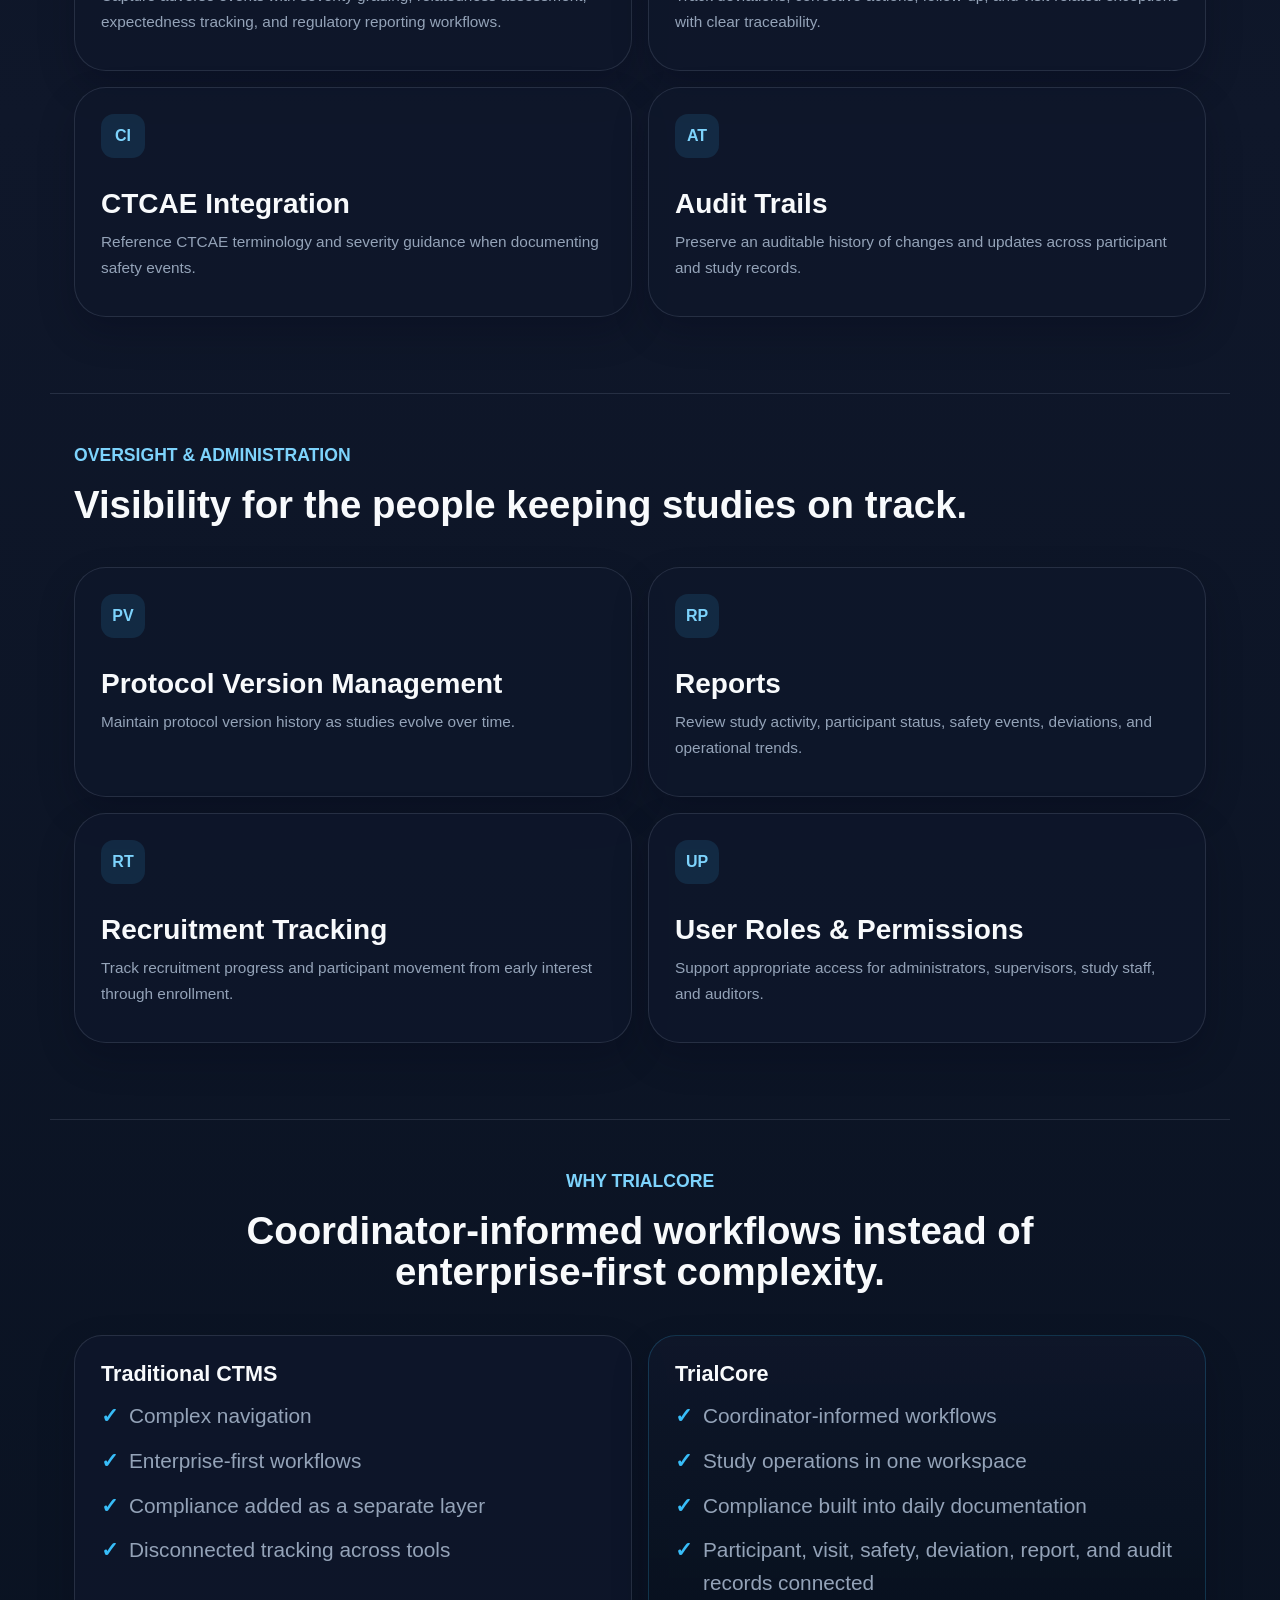
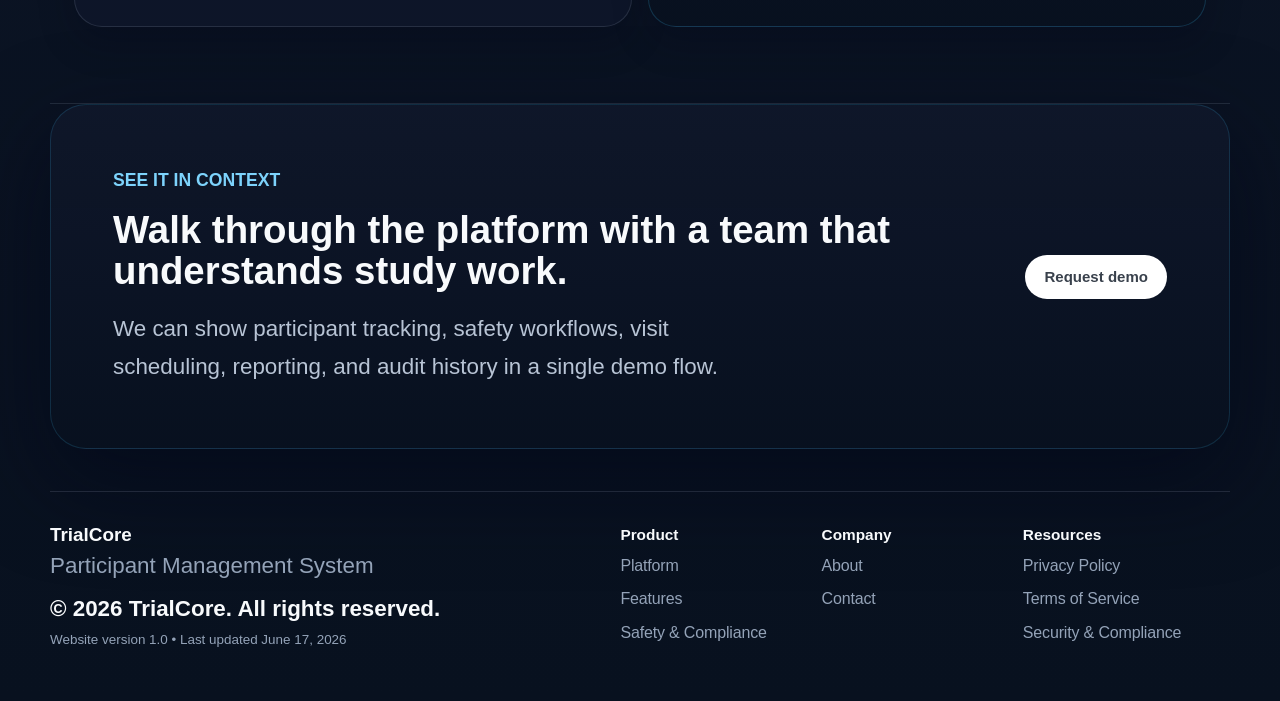
<file: features_ARCHIVE.html>
<!DOCTYPE html>
<html lang="en">
<head>
  <meta charset="UTF-8">
  <meta name="viewport" content="width=device-width, initial-scale=1.0">
  <title>Features | TrialCore</title>
  <meta name="description" content="Explore the key features in TrialCore for participant tracking, safety, tasks, and audit trails.">
  <link rel="stylesheet" href="assets/css/styles.css">
</head>
<body class="features-page">
  <a class="skip-link" href="#main-content">Skip to content</a>
  <header class="site-header">
    <div class="header-inner">
      <a class="brand" href="platform.html" aria-label="TrialCore home">
        <img class="brand-logo" src="assets/images/trialcore-logo.svg" alt="" aria-hidden="true">
      </a>
      <nav class="site-nav" aria-label="Primary navigation">
        <a href="platform.html">Platform</a>
        <a href="features.html" aria-current="page">Features</a>
        <a href="safety-compliance.html">Safety &amp; Compliance</a>
        <a href="about.html">About</a>
        <a href="contact.html">Contact</a>
      </nav>
      <div class="header-actions">
        <a class="button button-dark" href="contact.html">Request demo</a>
      </div>
    </div>
  </header>

  <main id="main-content" class="page-stack">
    <section class="page-hero">
      <div>
        <div class="eyebrow"><span></span> Features</div>
        <h1>Essential features, presented without clutter.</h1>
        <p>TrialCore keeps the focus on the work itself: participants, visits, safety, deviations, reports, and the record that proves it all happened correctly.</p>
      </div>
      <aside class="panel">
        <h3>Feature set</h3>
        <ul class="list spaced">
          <li>Operational clarity</li>
          <li>Safety visibility</li>
          <li>Audit readiness</li>
        </ul>
      </aside>
    </section>

    <section class="section compact">
      <div class="section-header">
        <div class="kicker">Study operations</div>
        <h2>Workflows that keep the study moving.</h2>
      </div>
      <div class="grid-2 feature-group-grid">
        <article class="feature-card">
          <div class="feature-icon">PT</div>
          <h3>Participant Tracking</h3>
          <p>Track participant progress from consent through study completion, including enrollment, accrual, long-term follow-up, completion, and withdrawal.</p>
        </article>
        <article class="feature-card">
          <div class="feature-icon">CD</div>
          <h3>Consent Documentation</h3>
          <p>Simplify consent and reconsent management with centralized documentation, protocol version alignment, and audit-ready participant tracking.</p>
        </article>
        <article class="feature-card">
          <div class="feature-icon">VM</div>
          <h3>Visit Management</h3>
          <p>Manage protocol visits, visit windows, milestones, and optional visits from a single organized schedule while preserving protocol-defined requirements.</p>
        </article>
        <article class="feature-card">
          <div class="feature-icon">TM</div>
          <h3>Task Management</h3>
          <p>Keep participant tasks, assignments, deadlines, and follow-up activities organized and visible throughout the participants movement.</p>
        </article>
      </div>
    </section>

    <section class="section compact">
      <div class="section-header">
        <div class="kicker">Safety &amp; compliance</div>
        <h2>Documentation that stays connected to the study record.</h2>
      </div>
      <div class="grid-2 feature-group-grid">
        <article class="feature-card">
          <div class="feature-icon">SR</div>
          <h3>Safety Reporting</h3>
          <p>Capture adverse events with severity grading, relatedness assessment, expectedness tracking, and regulatory reporting workflows.</p>
        </article>
        <article class="feature-card">
          <div class="feature-icon">PD</div>
          <h3>Protocol Deviations</h3>
          <p>Track deviations, corrective actions, follow-up, and visit-related exceptions with clear traceability.</p>
        </article>
        <article class="feature-card">
          <div class="feature-icon">CI</div>
          <h3>CTCAE Integration</h3>
          <p>Reference CTCAE terminology and severity guidance when documenting safety events.</p>
        </article>
        <article class="feature-card">
          <div class="feature-icon">AT</div>
          <h3>Audit Trails</h3>
          <p>Preserve an auditable history of changes and updates across participant and study records.</p>
        </article>
      </div>
    </section>

    <section class="section compact">
      <div class="section-header">
        <div class="kicker">Oversight &amp; administration</div>
        <h2 class="one-line-heading">Visibility for the people keeping studies on track.</h2>
      </div>
      <div class="grid-2 feature-group-grid">
        <article class="feature-card">
          <div class="feature-icon">PV</div>
          <h3>Protocol Version Management</h3>
          <p>Maintain protocol version history as studies evolve over time.</p>
        </article>
        <article class="feature-card">
          <div class="feature-icon">RP</div>
          <h3>Reports</h3>
          <p>Review study activity, participant status, safety events, deviations, and operational trends.</p>
        </article>
        <article class="feature-card">
          <div class="feature-icon">RT</div>
          <h3>Recruitment Tracking</h3>
          <p>Track recruitment progress and participant movement from early interest through enrollment.</p>
        </article>
        <article class="feature-card">
          <div class="feature-icon">UP</div>
          <h3>User Roles &amp; Permissions</h3>
          <p>Support appropriate access for administrators, supervisors, study staff, and auditors.</p>
        </article>
      </div>
    </section>

    <section class="section compact">
      <div class="section-header center">
        <div class="kicker">Why TrialCore</div>
        <h2>Coordinator-informed workflows instead of enterprise-first complexity.</h2>
      </div>
      <div class="comparison-grid">
        <article class="comparison-card">
          <h3>Traditional CTMS</h3>
          <ul class="list spaced">
            <li>Complex navigation</li>
            <li>Enterprise-first workflows</li>
            <li>Compliance added as a separate layer</li>
            <li>Disconnected tracking across tools</li>
          </ul>
        </article>
        <article class="comparison-card comparison-highlight">
          <h3>TrialCore</h3>
          <ul class="list spaced">
            <li>Coordinator-informed workflows</li>
            <li>Study operations in one workspace</li>
            <li>Compliance built into daily documentation</li>
            <li>Participant, visit, safety, deviation, report, and audit records connected</li>
          </ul>
        </article>
      </div>
    </section>

    <section class="cta">
      <div class="cta-inner">
        <div>
          <div class="kicker">See it in context</div>
          <h2>Walk through the platform with a team that understands study work.</h2>
          <p>We can show participant tracking, safety workflows, visit scheduling, reporting, and audit history in a single demo flow.</p>
        </div>
        <a class="button button-primary" href="contact.html">Request demo</a>
      </div>
    </section>
  </main>

  <footer class="site-footer">
    <div class="footer-brand">
      <strong>TrialCore</strong>
      <p>Participant Management System</p>
      <p class="footer-copyright">© 2026 TrialCore. All rights reserved.</p>
      <p class="footer-version">Website version 1.0 • Last updated June 17, 2026</p>
    </div>
    <div class="footer-grid">
      <div>
        <h3>Product</h3>
        <a href="platform.html">Platform</a>
        <a href="features.html">Features</a>
        <a href="safety-compliance.html">Safety &amp; Compliance</a>
      </div>
      <div>
        <h3>Company</h3>
        <a href="about.html">About</a>
        <a href="contact.html">Contact</a>
      </div>
      <div>
        <h3>Resources</h3>
        <a href="resources.html#privacy-policy">Privacy Policy</a>
        <a href="resources.html#terms-of-service">Terms of Service</a>
        <a href="resources.html#security-compliance">Security &amp; Compliance</a>
      </div>
    </div>
  </footer>
</body>
</html>
</file>
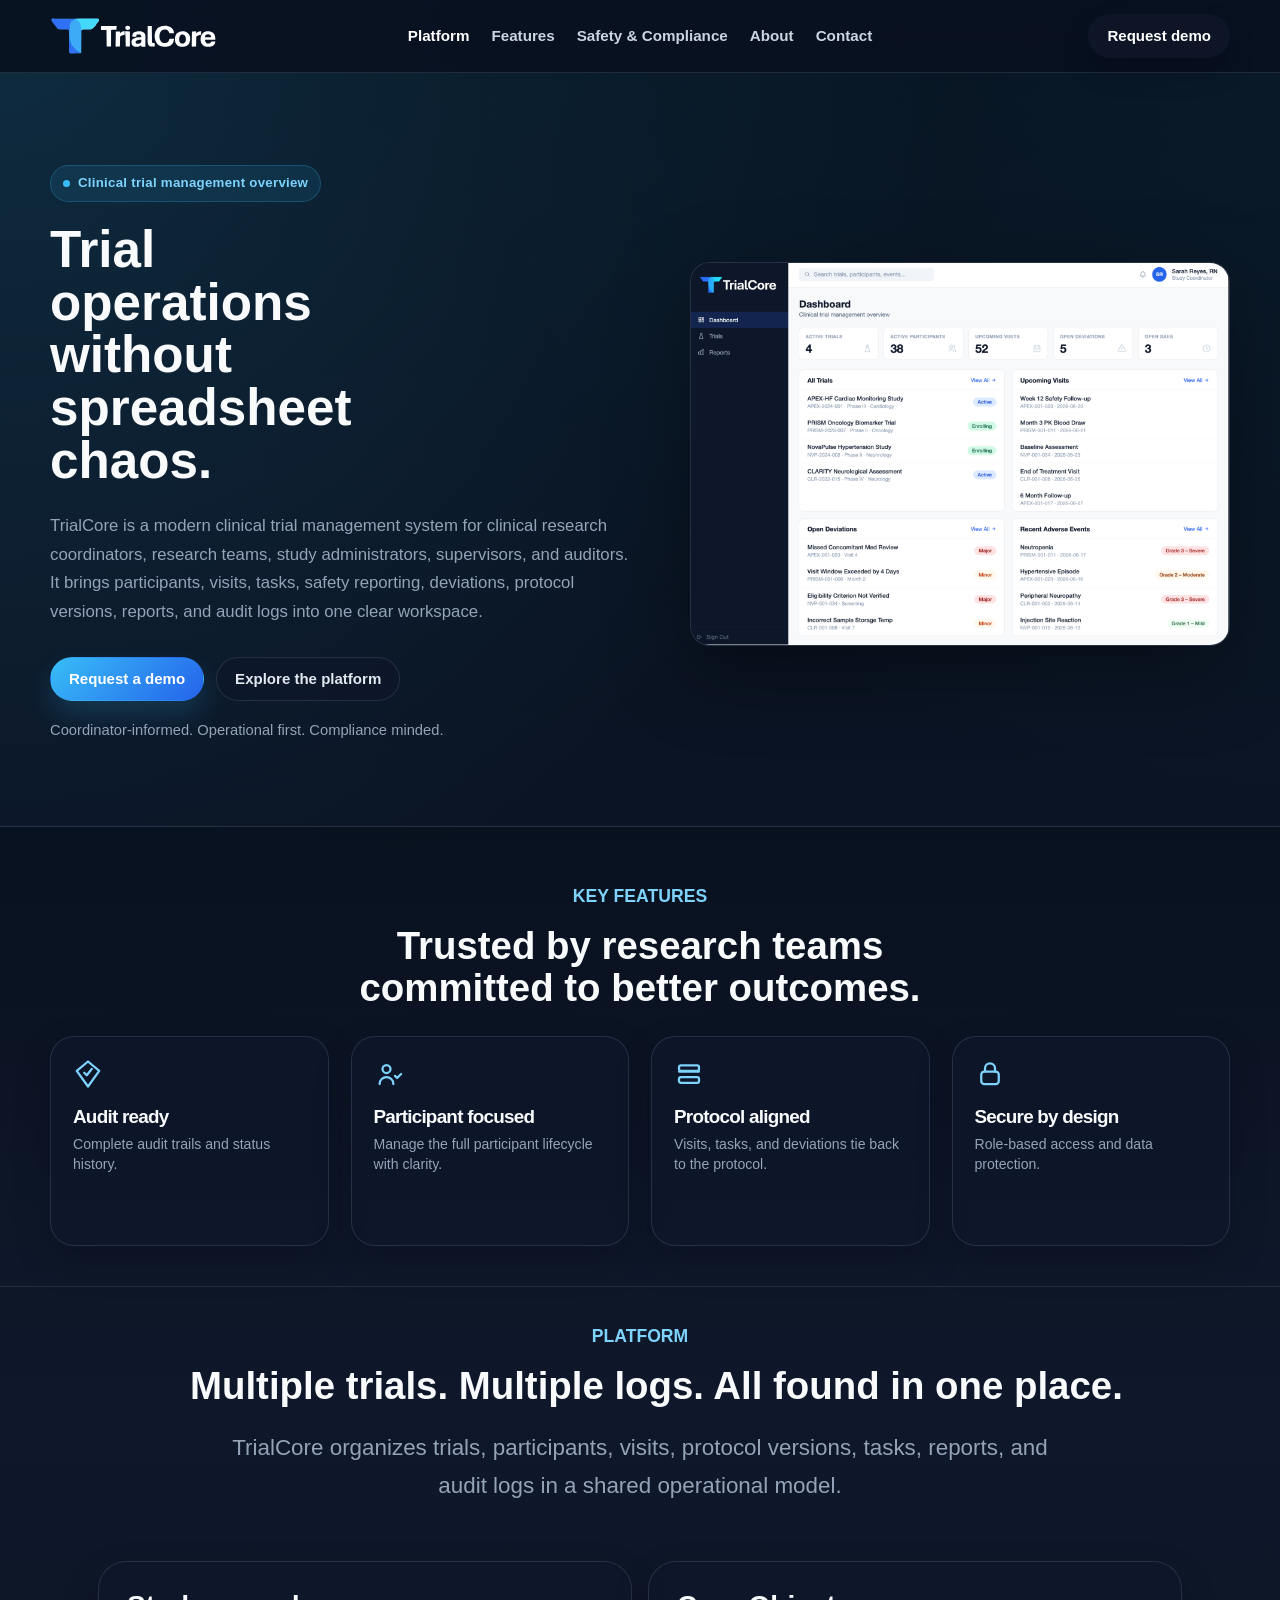
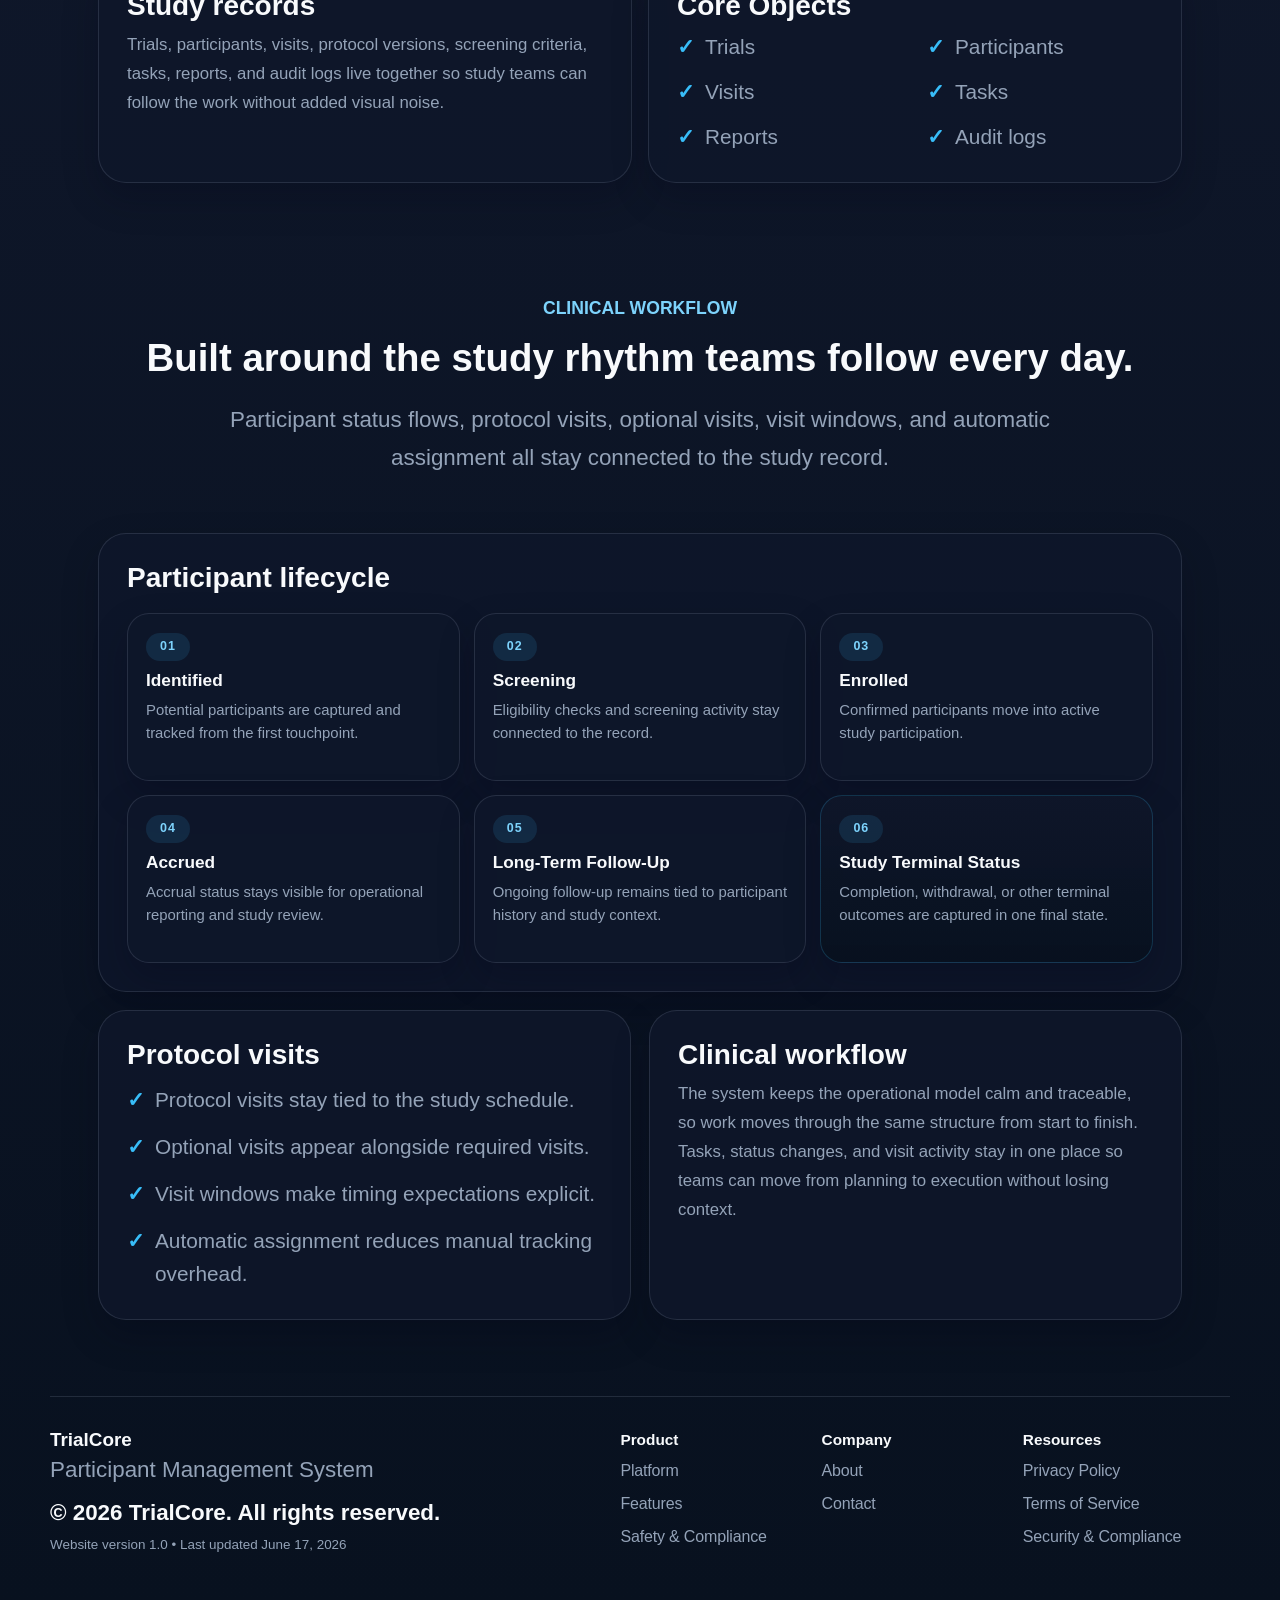
<file: platform.html>
<!DOCTYPE html>
<html lang="en">
<head>
  <meta charset="UTF-8" />
  <meta name="viewport" content="width=device-width, initial-scale=1.0">
  <title>TrialCore | Platform</title>
  <meta name="description" content="TrialCore is a modern clinical trial management platform for study coordination, safety, and compliance.">
  <link rel="stylesheet" href="assets/css/styles.css">

  <!-- TrialCore favicons -->
  <link rel="icon" href="assets/images/favicon/favicon.ico">
  <link rel="icon" type="image/png" sizes="16x16" href="assets/images/favicon/favicon-16x16.png">
  <link rel="icon" type="image/png" sizes="32x32" href="assets/images/favicon/favicon-32x32.png">
  <link rel="apple-touch-icon" sizes="180x180" href="assets/images/favicon/apple-touch-icon.png">
  <link rel="icon" type="image/png" sizes="192x192" href="assets/images/favicon/android-chrome-192x192.png">
  <link rel="icon" type="image/png" sizes="512x512" href="assets/images/favicon/android-chrome-512x512.png">
</head>
<body class="platform-page">
  <a class="skip-link" href="#main-content">Skip to content</a>
  <header class="site-header">
    <div class="header-inner">
      <a class="brand" href="platform.html" aria-label="TrialCore home">
        <img class="brand-logo" src="assets/images/trialcore-logo.svg" alt="" aria-hidden="true">
      </a>
      <nav class="site-nav" aria-label="Primary navigation">
        <a href="platform.html" aria-current="page">Platform</a>
        <a href="features.html">Features</a>
        <a href="safety-compliance.html">Safety &amp; Compliance</a>
        <a href="about.html">About</a>
        <a href="contact.html">Contact</a>
      </nav>
      <div class="header-actions">
        <a class="button button-dark" href="contact.html">Request demo</a>
      </div>
    </div>
  </header>

  <main id="main-content">
    <section class="hero">
      <div class="hero-copy">
        <div class="eyebrow"><span></span> Clinical trial management overview</div>
        <h1>Trial operations without spreadsheet chaos.</h1>
        <p>TrialCore is a modern clinical trial management system for clinical research coordinators, research teams, study administrators, supervisors, and auditors. It brings participants, visits, tasks, safety reporting, deviations, protocol versions, reports, and audit logs into one clear workspace.</p>
        <div class="hero-actions">
          <a class="button button-primary" href="contact.html">Request a demo</a>
          <a class="button button-secondary" href="#platform-details">Explore the platform</a>
        </div>
        <div class="hero-note">Coordinator-informed. Operational first. Compliance minded.</div>
      </div>
      <div class="hero-media">
        <div class="hero-frame">
          <!-- Replace this image in assets/images/ if you update the dashboard preview. -->
          <img class="hero-image" src="assets/images/trialcore-dashboard-preview.png" alt="TrialCore dashboard preview showing a clinical trial management interface with cards, metrics, and study activity panels.">
        </div>
      </div>
    </section>

    <section class="trust-strip" aria-label="Highlights">
      <div class="site-container">
        <div class="section-header center trust-header">
          <div class="kicker">Key Features</div>
          <h2 class="one-line-heading">Trusted by research teams committed to better outcomes.</h2>
        </div>
        <div class="trust-grid">
          <article class="trust-item">
            <div class="trust-icon" aria-hidden="true">
              <svg viewBox="0 0 24 24" fill="none" stroke="currentColor" stroke-width="1.8" stroke-linecap="round" stroke-linejoin="round">
                <path d="M12 2 21 9.5 12 22 3 9.5 12 2Z" />
                <path d="m9 11 2 2 4-5" />
              </svg>
            </div>
            <div>
              <strong>Audit ready</strong>
              <small>Complete audit trails and status history.</small>
            </div>
          </article>
          <article class="trust-item">
            <div class="trust-icon" aria-hidden="true">
              <svg viewBox="0 0 24 24" fill="none" stroke="currentColor" stroke-width="1.8" stroke-linecap="round" stroke-linejoin="round">
                <circle cx="10" cy="8" r="3.2" />
                <path d="M4.5 20c0-3.3 2.6-5.5 5.5-5.5s5.5 2.2 5.5 5.5" />
                <path d="m16.8 13.5 1.7 1.7 3.2-3.2" />
              </svg>
            </div>
            <div>
              <strong>Participant focused</strong>
              <small>Manage the full participant lifecycle with clarity.</small>
            </div>
          </article>
          <article class="trust-item">
            <div class="trust-icon" aria-hidden="true">
              <svg viewBox="0 0 24 24" fill="none" stroke="currentColor" stroke-width="1.8" stroke-linecap="round" stroke-linejoin="round">
                <rect x="4" y="5" width="16" height="4.5" rx="1.5" />
                <rect x="4" y="14.5" width="16" height="4.5" rx="1.5" />
                <path d="M4 10h16" />
              </svg>
            </div>
            <div>
              <strong>Protocol aligned</strong>
              <small>Visits, tasks, and deviations tie back to the protocol.</small>
            </div>
          </article>
          <article class="trust-item">
            <div class="trust-icon" aria-hidden="true">
              <svg viewBox="0 0 24 24" fill="none" stroke="currentColor" stroke-width="1.8" stroke-linecap="round" stroke-linejoin="round">
                <rect x="5" y="10" width="14" height="10" rx="2.5" />
                <path d="M8 10V7.5a4 4 0 0 1 8 0V10" />
              </svg>
            </div>
            <div>
              <strong>Secure by design</strong>
              <small>Role-based access and data protection.</small>
            </div>
          </article>
        </div>
      </div>
    </section>

    <section class="section" id="platform-details">
      <div class="site-container">
        <div class="section-header center">
          <div class="kicker">Platform</div>
          <h2 class="one-line-heading">Multiple trials. Multiple logs. All found in one place.</h2>
          <p>TrialCore organizes trials, participants, visits, protocol versions, tasks, reports, and audit logs in a shared operational model.</p>
        </div>

        <div class="grid-2">
          <article class="panel">
            <h3>Study records</h3>
            <p class="body-text">Trials, participants, visits, protocol versions, screening criteria, tasks, reports, and audit logs live together so study teams can follow the work without added visual noise.</p>
          </article>
          <article class="panel">
            <h3>Core Objects</h3>
            <ul class="list list-two-col">
              <li>Trials</li>
              <li>Participants</li>
              <li>Visits</li>
              <li>Tasks</li>
              <li>Reports</li>
              <li>Audit logs</li>
            </ul>
          </article>
        </div>
      </div>
    </section>

    <section class="section compact workflow-section">
      <div class="site-container">
        <div class="section-header center">
          <div class="kicker">Clinical Workflow</div>
          <h2 class="one-line-heading">Built around the study rhythm teams follow every day.</h2>
          <p>Participant status flows, protocol visits, optional visits, visit windows, and automatic assignment all stay connected to the study record.</p>
        </div>

        <div class="workflow-grid">
          <article class="panel">
            <h3>Participant lifecycle</h3>
            <div class="status-flow" aria-label="Participant lifecycle stages">
              <article class="status-card">
                <span class="status-step">01</span>
                <h4>Identified</h4>
                <p>Potential participants are captured and tracked from the first touchpoint.</p>
              </article>
              <article class="status-card">
                <span class="status-step">02</span>
                <h4>Screening</h4>
                <p>Eligibility checks and screening activity stay connected to the record.</p>
              </article>
              <article class="status-card">
                <span class="status-step">03</span>
                <h4>Enrolled</h4>
                <p>Confirmed participants move into active study participation.</p>
              </article>
              <article class="status-card">
                <span class="status-step">04</span>
                <h4>Accrued</h4>
                <p>Accrual status stays visible for operational reporting and study review.</p>
              </article>
              <article class="status-card">
                <span class="status-step">05</span>
                <h4>Long-Term Follow-Up</h4>
                <p>Ongoing follow-up remains tied to participant history and study context.</p>
              </article>
              <article class="status-card status-card-terminal">
                <span class="status-step">06</span>
                <h4>Study Terminal Status</h4>
                <p>Completion, withdrawal, or other terminal outcomes are captured in one final state.</p>
              </article>
            </div>
          </article>
          <article class="panel">
            <h3>Protocol visits</h3>
            <ul class="list spaced workflow-list">
              <li>Protocol visits stay tied to the study schedule.</li>
              <li>Optional visits appear alongside required visits.</li>
              <li>Visit windows make timing expectations explicit.</li>
              <li>Automatic assignment reduces manual tracking overhead.</li>
            </ul>
          </article>
          <article class="panel">
            <h3>Clinical workflow</h3>
            <p class="body-text">The system keeps the operational model calm and traceable, so work moves through the same structure from start to finish.</p>
            <p class="body-text">Tasks, status changes, and visit activity stay in one place so teams can move from planning to execution without losing context.</p>
          </article>
        </div>
      </div>
    </section>
  </main>

  <footer class="site-footer">
    <div class="footer-brand">
      <strong>TrialCore</strong>
      <p>Participant Management System</p>
      <p class="footer-copyright">© 2026 TrialCore. All rights reserved.</p>
      <p class="footer-version">Website version 1.0 • Last updated June 17, 2026</p>
    </div>
    <div class="footer-grid">
      <div>
        <h3>Product</h3>
        <a href="platform.html">Platform</a>
        <a href="features.html">Features</a>
        <a href="safety-compliance.html">Safety &amp; Compliance</a>
      </div>
      <div>
        <h3>Company</h3>
        <a href="about.html">About</a>
        <a href="contact.html">Contact</a>
      </div>
      <div>
        <h3>Resources</h3>
        <a href="resources.html#privacy-policy">Privacy Policy</a>
        <a href="resources.html#terms-of-service">Terms of Service</a>
        <a href="resources.html#security-compliance">Security &amp; Compliance</a>
      </div>
    </div>
  </footer>
</body>
</html>
</file>
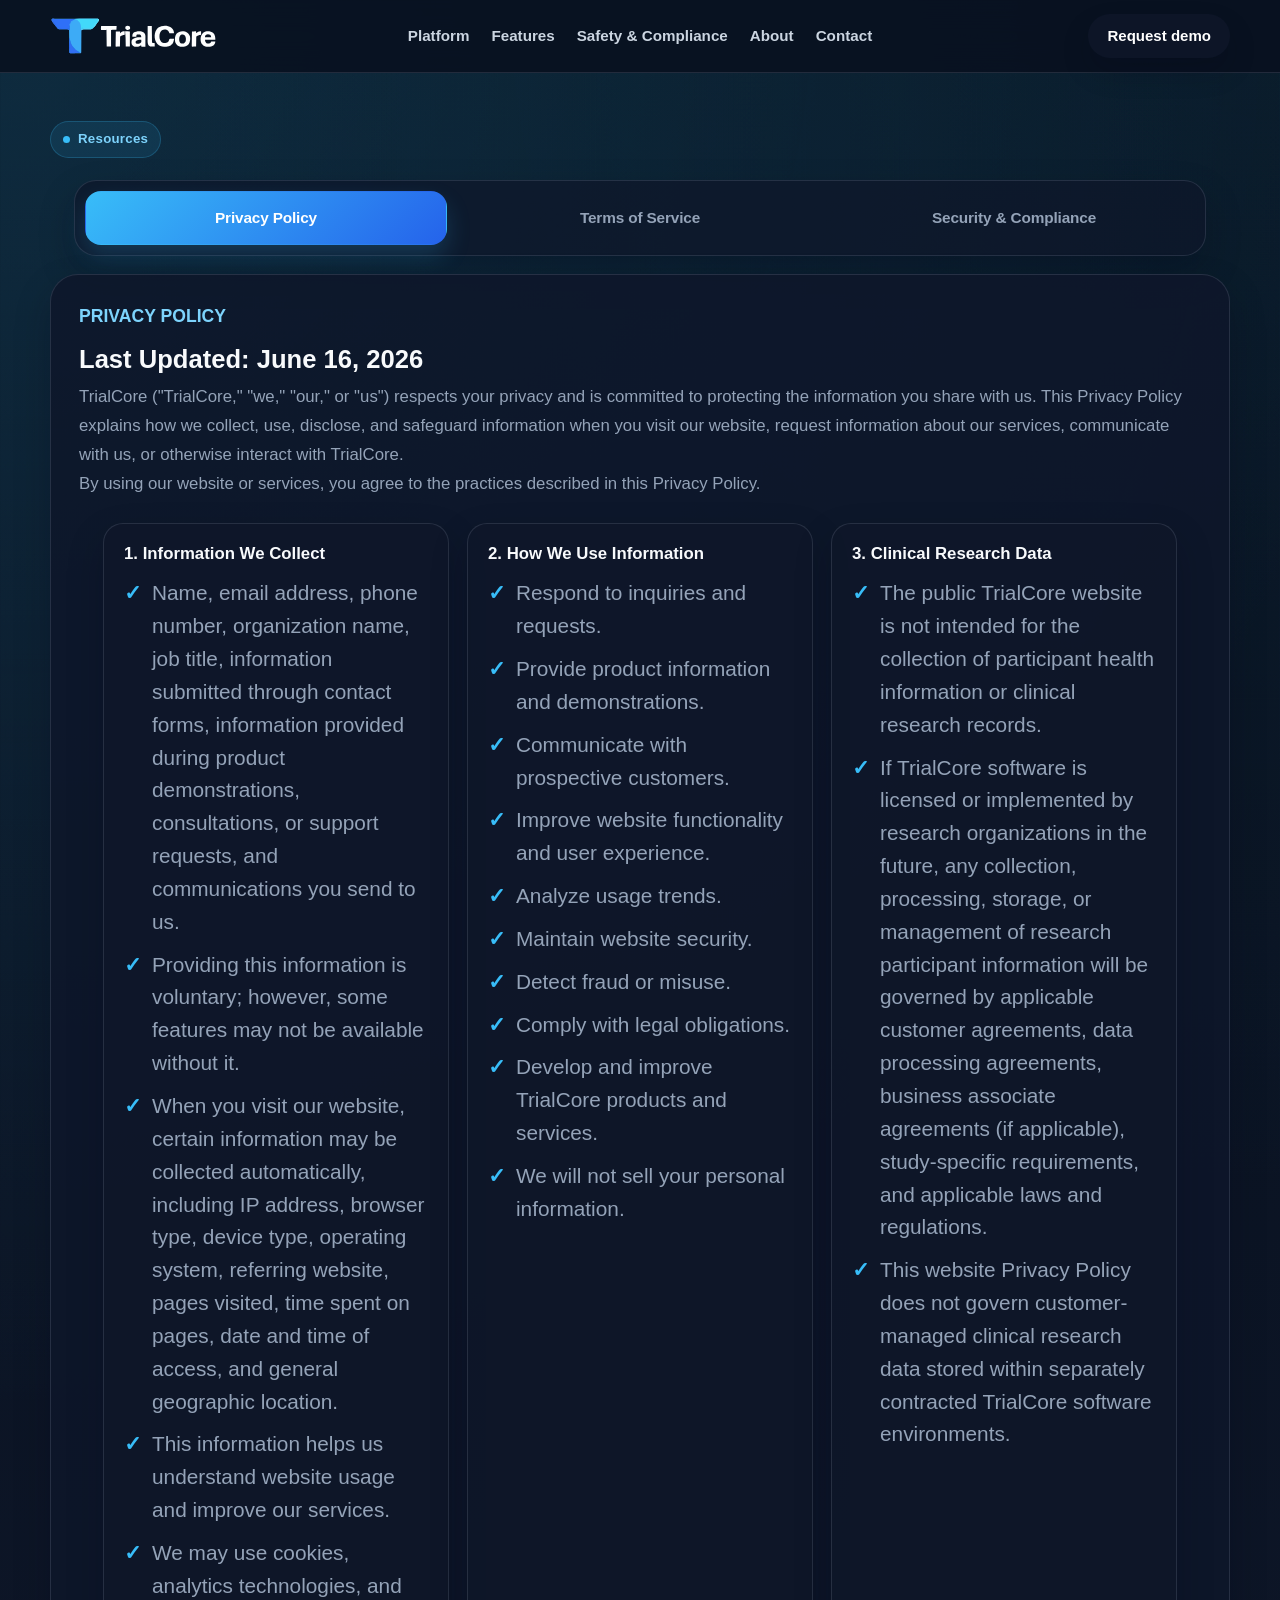
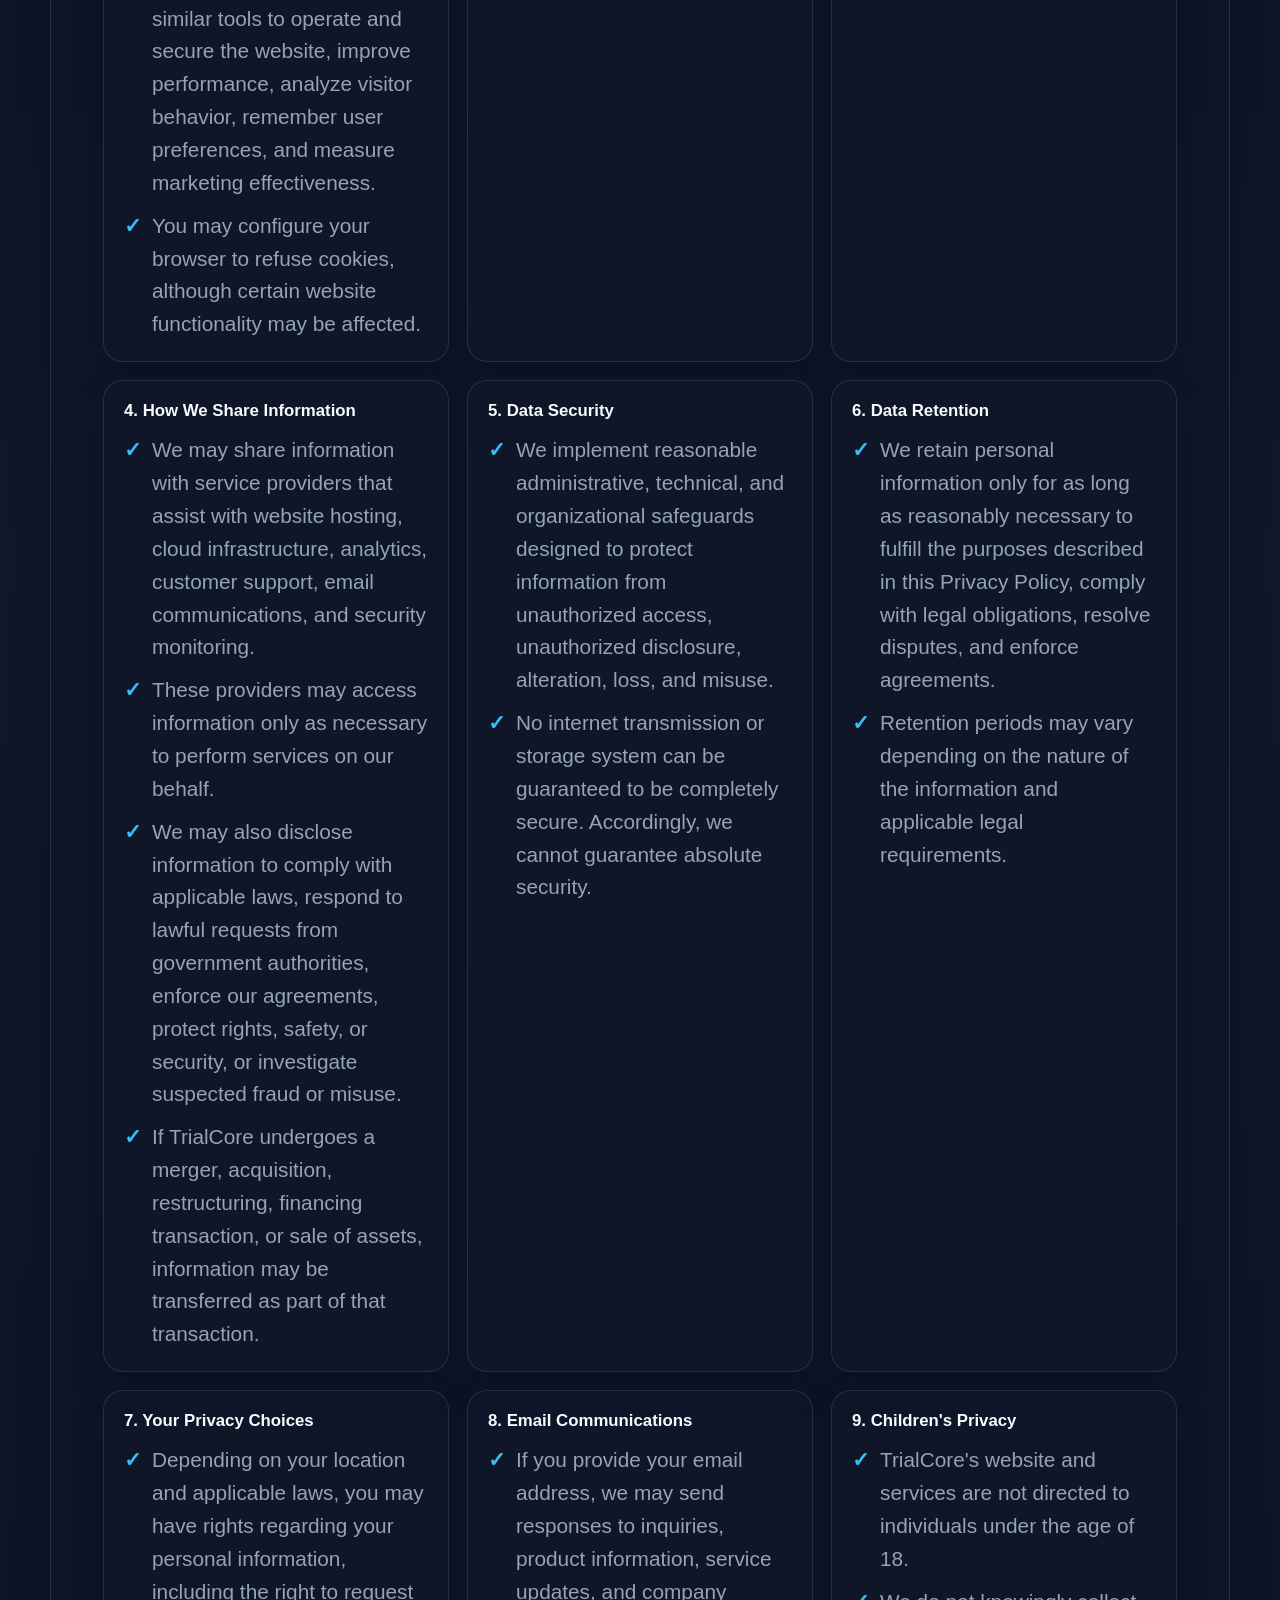
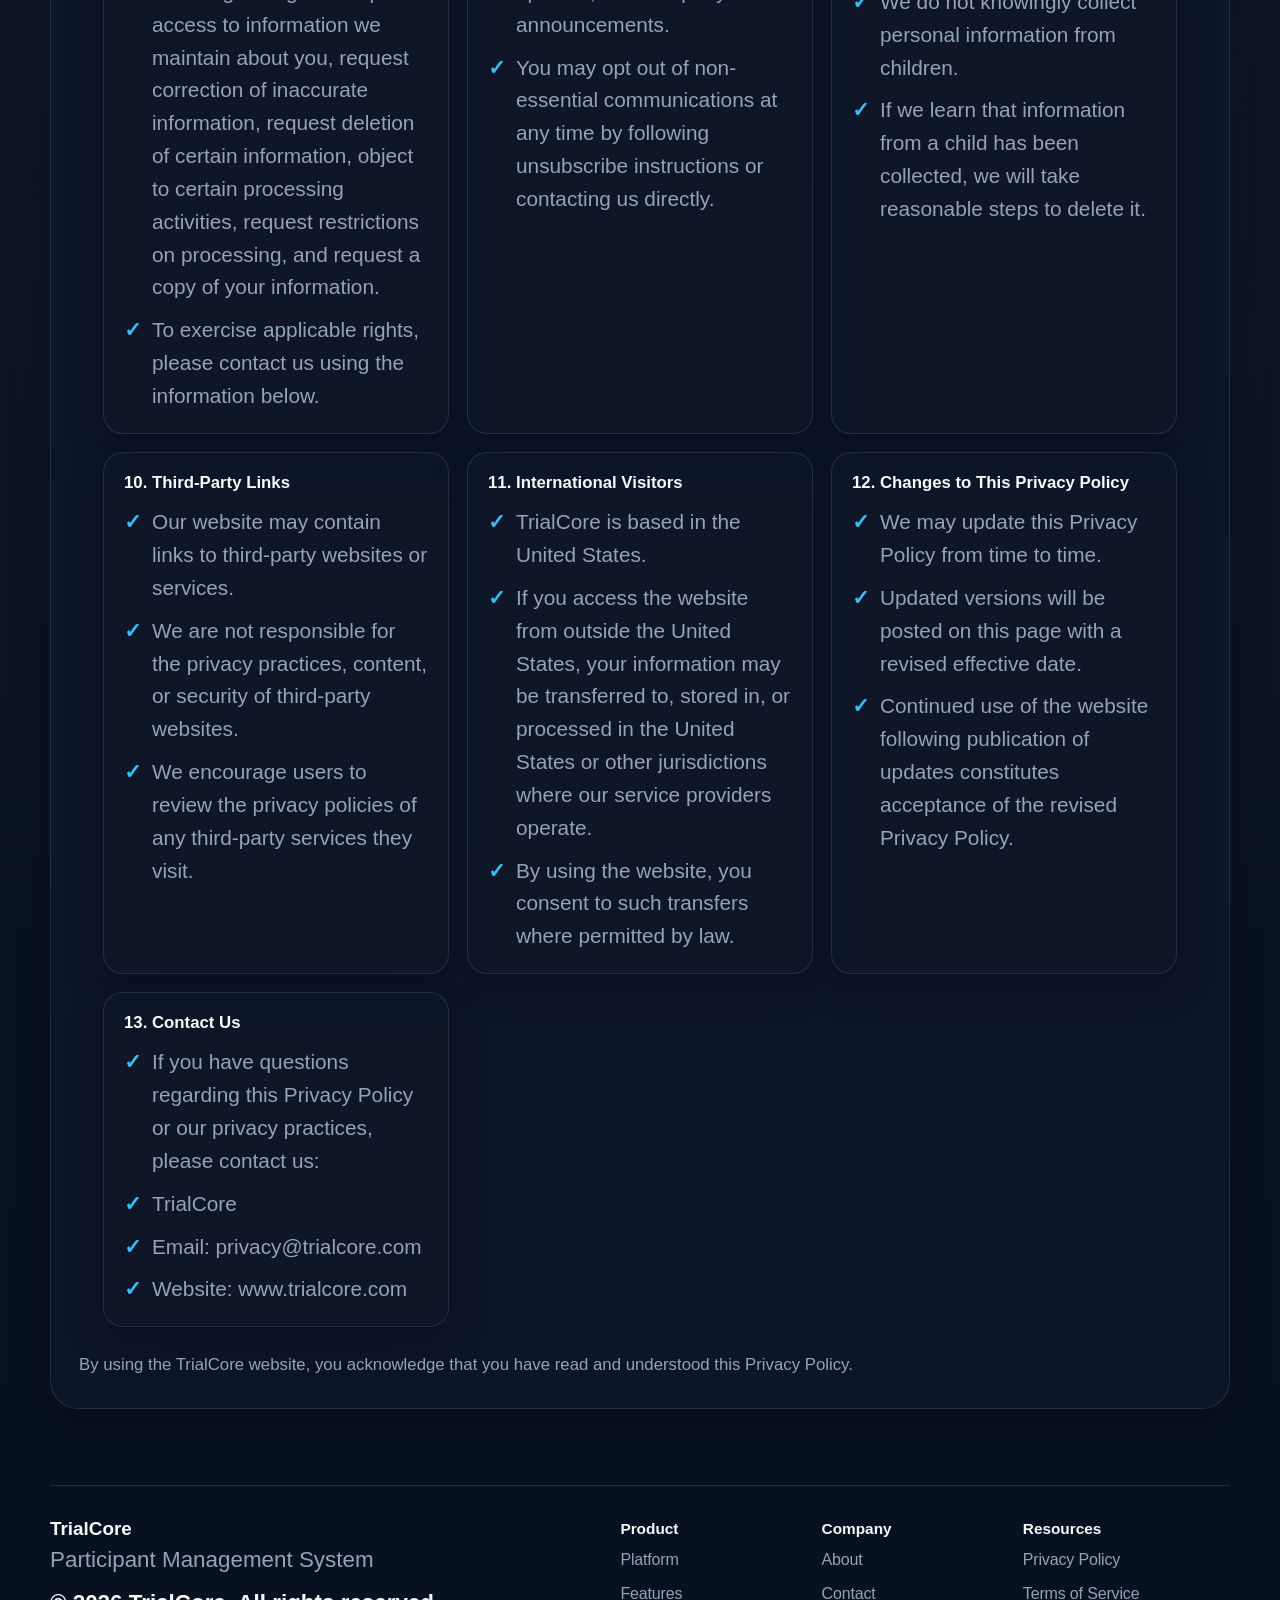
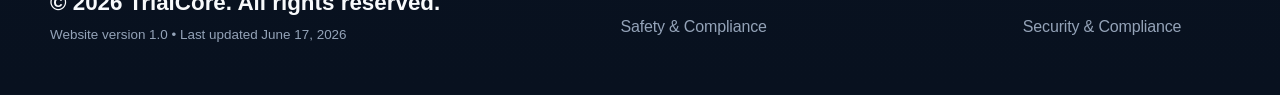
<file: resources.html>
<!DOCTYPE html>
<html lang="en">
<head>
  <meta charset="UTF-8">
  <meta name="viewport" content="width=device-width, initial-scale=1.0">
  <title>Resources | TrialCore</title>
  <meta name="description" content="TrialCore privacy policy, terms of service, and security and compliance resources.">
  <link rel="stylesheet" href="assets/css/styles.css">

  <!-- TrialCore favicons -->
  <link rel="icon" href="assets/images/favicon/favicon.ico">
  <link rel="icon" type="image/png" sizes="16x16" href="assets/images/favicon/favicon-16x16.png">
  <link rel="icon" type="image/png" sizes="32x32" href="assets/images/favicon/favicon-32x32.png">
  <link rel="apple-touch-icon" sizes="180x180" href="assets/images/favicon/apple-touch-icon.png">
  <link rel="icon" type="image/png" sizes="192x192" href="assets/images/favicon/android-chrome-192x192.png">
  <link rel="icon" type="image/png" sizes="512x512" href="assets/images/favicon/android-chrome-512x512.png">
</head>
<body class="resources-page">
  <a class="skip-link" href="#main-content">Skip to content</a>
  <header class="site-header">
    <div class="header-inner">
      <a class="brand" href="platform.html" aria-label="TrialCore home">
        <img class="brand-logo" src="assets/images/trialcore-logo.svg" alt="" aria-hidden="true">
      </a>
      <nav class="site-nav" aria-label="Primary navigation">
        <a href="platform.html">Platform</a>
        <a href="features.html">Features</a>
        <a href="safety-compliance.html">Safety &amp; Compliance</a>
        <a href="about.html">About</a>
        <a href="contact.html">Contact</a>
      </nav>
      <div class="header-actions">
        <a class="button button-dark" href="contact.html">Request demo</a>
      </div>
    </div>
  </header>

  <main id="main-content" class="page-stack">
    <section class="section compact resources-section">
      <div class="eyebrow"><span></span> Resources</div>
      <div class="resource-tabs" data-resource-tabs>
        <div class="tab-list" role="tablist" aria-label="Resources">
          <button class="tab-button" type="button" role="tab" aria-selected="true" aria-controls="privacy-policy-panel" id="privacy-policy-tab" data-tab="privacy-policy">Privacy Policy</button>
          <button class="tab-button" type="button" role="tab" aria-selected="false" aria-controls="terms-of-service-panel" id="terms-of-service-tab" data-tab="terms-of-service">Terms of Service</button>
          <button class="tab-button" type="button" role="tab" aria-selected="false" aria-controls="security-compliance-panel" id="security-compliance-tab" data-tab="security-compliance">Security &amp; Compliance</button>
        </div>

        <article class="panel tab-panel" role="tabpanel" id="privacy-policy-panel" aria-labelledby="privacy-policy-tab">
          <div class="resource-copy">
            <div class="resource-intro">
              <div class="kicker">Privacy Policy</div>
              <h3>Last Updated: June 16, 2026</h3>
              <p class="body-text">TrialCore ("TrialCore," "we," "our," or "us") respects your privacy and is committed to protecting the information you share with us. This Privacy Policy explains how we collect, use, disclose, and safeguard information when you visit our website, request information about our services, communicate with us, or otherwise interact with TrialCore.</p>
              <p class="body-text">By using our website or services, you agree to the practices described in this Privacy Policy.</p>
            </div>
            <div class="resource-columns">
              <section>
                <h4>1. Information We Collect</h4>
                <ul class="list spaced">
                  <li>Name, email address, phone number, organization name, job title, information submitted through contact forms, information provided during product demonstrations, consultations, or support requests, and communications you send to us.</li>
                  <li>Providing this information is voluntary; however, some features may not be available without it.</li>
                  <li>When you visit our website, certain information may be collected automatically, including IP address, browser type, device type, operating system, referring website, pages visited, time spent on pages, date and time of access, and general geographic location.</li>
                  <li>This information helps us understand website usage and improve our services.</li>
                  <li>We may use cookies, analytics technologies, and similar tools to operate and secure the website, improve performance, analyze visitor behavior, remember user preferences, and measure marketing effectiveness.</li>
                  <li>You may configure your browser to refuse cookies, although certain website functionality may be affected.</li>
                </ul>
              </section>
              <section>
                <h4>2. How We Use Information</h4>
                <ul class="list spaced">
                  <li>Respond to inquiries and requests.</li>
                  <li>Provide product information and demonstrations.</li>
                  <li>Communicate with prospective customers.</li>
                  <li>Improve website functionality and user experience.</li>
                  <li>Analyze usage trends.</li>
                  <li>Maintain website security.</li>
                  <li>Detect fraud or misuse.</li>
                  <li>Comply with legal obligations.</li>
                  <li>Develop and improve TrialCore products and services.</li>
                  <li>We will not sell your personal information.</li>
                </ul>
              </section>
              <section>
                <h4>3. Clinical Research Data</h4>
                <ul class="list spaced">
                  <li>The public TrialCore website is not intended for the collection of participant health information or clinical research records.</li>
                  <li>If TrialCore software is licensed or implemented by research organizations in the future, any collection, processing, storage, or management of research participant information will be governed by applicable customer agreements, data processing agreements, business associate agreements (if applicable), study-specific requirements, and applicable laws and regulations.</li>
                  <li>This website Privacy Policy does not govern customer-managed clinical research data stored within separately contracted TrialCore software environments.</li>
                </ul>
              </section>
              <section>
                <h4>4. How We Share Information</h4>
                <ul class="list spaced">
                  <li>We may share information with service providers that assist with website hosting, cloud infrastructure, analytics, customer support, email communications, and security monitoring.</li>
                  <li>These providers may access information only as necessary to perform services on our behalf.</li>
                  <li>We may also disclose information to comply with applicable laws, respond to lawful requests from government authorities, enforce our agreements, protect rights, safety, or security, or investigate suspected fraud or misuse.</li>
                  <li>If TrialCore undergoes a merger, acquisition, restructuring, financing transaction, or sale of assets, information may be transferred as part of that transaction.</li>
                </ul>
              </section>
              <section>
                <h4>5. Data Security</h4>
                <ul class="list spaced">
                  <li>We implement reasonable administrative, technical, and organizational safeguards designed to protect information from unauthorized access, unauthorized disclosure, alteration, loss, and misuse.</li>
                  <li>No internet transmission or storage system can be guaranteed to be completely secure. Accordingly, we cannot guarantee absolute security.</li>
                </ul>
              </section>
              <section>
                <h4>6. Data Retention</h4>
                <ul class="list spaced">
                  <li>We retain personal information only for as long as reasonably necessary to fulfill the purposes described in this Privacy Policy, comply with legal obligations, resolve disputes, and enforce agreements.</li>
                  <li>Retention periods may vary depending on the nature of the information and applicable legal requirements.</li>
                </ul>
              </section>
              <section>
                <h4>7. Your Privacy Choices</h4>
                <ul class="list spaced">
                  <li>Depending on your location and applicable laws, you may have rights regarding your personal information, including the right to request access to information we maintain about you, request correction of inaccurate information, request deletion of certain information, object to certain processing activities, request restrictions on processing, and request a copy of your information.</li>
                  <li>To exercise applicable rights, please contact us using the information below.</li>
                </ul>
              </section>
              <section>
                <h4>8. Email Communications</h4>
                <ul class="list spaced">
                  <li>If you provide your email address, we may send responses to inquiries, product information, service updates, and company announcements.</li>
                  <li>You may opt out of non-essential communications at any time by following unsubscribe instructions or contacting us directly.</li>
                </ul>
              </section>
              <section>
                <h4>9. Children's Privacy</h4>
                <ul class="list spaced">
                  <li>TrialCore's website and services are not directed to individuals under the age of 18.</li>
                  <li>We do not knowingly collect personal information from children.</li>
                  <li>If we learn that information from a child has been collected, we will take reasonable steps to delete it.</li>
                </ul>
              </section>
              <section>
                <h4>10. Third-Party Links</h4>
                <ul class="list spaced">
                  <li>Our website may contain links to third-party websites or services.</li>
                  <li>We are not responsible for the privacy practices, content, or security of third-party websites.</li>
                  <li>We encourage users to review the privacy policies of any third-party services they visit.</li>
                </ul>
              </section>
              <section>
                <h4>11. International Visitors</h4>
                <ul class="list spaced">
                  <li>TrialCore is based in the United States.</li>
                  <li>If you access the website from outside the United States, your information may be transferred to, stored in, or processed in the United States or other jurisdictions where our service providers operate.</li>
                  <li>By using the website, you consent to such transfers where permitted by law.</li>
                </ul>
              </section>
              <section>
                <h4>12. Changes to This Privacy Policy</h4>
                <ul class="list spaced">
                  <li>We may update this Privacy Policy from time to time.</li>
                  <li>Updated versions will be posted on this page with a revised effective date.</li>
                  <li>Continued use of the website following publication of updates constitutes acceptance of the revised Privacy Policy.</li>
                </ul>
              </section>
              <section>
                <h4>13. Contact Us</h4>
                <ul class="list spaced">
                  <li>If you have questions regarding this Privacy Policy or our privacy practices, please contact us:</li>
                  <li>TrialCore</li>
                  <li>Email: privacy@trialcore.com</li>
                  <li>Website: www.trialcore.com</li>
                </ul>
              </section>
            </div>
            <p class="body-text">By using the TrialCore website, you acknowledge that you have read and understood this Privacy Policy.</p>
          </div>
        </article>

        <article class="panel tab-panel" role="tabpanel" id="terms-of-service-panel" aria-labelledby="terms-of-service-tab" hidden>
          <div class="resource-copy">
            <div class="resource-intro">
              <div class="kicker">Terms of Service</div>
              <h3>Last Updated: June 16, 2026</h3>
              <p class="body-text">Welcome to TrialCore. These Terms of Service ("Terms") govern your access to and use of the TrialCore website, products, services, software, and related materials (collectively, the "Services"). By accessing or using the Services, you agree to be bound by these Terms.</p>
              <p class="body-text">If you do not agree to these Terms, please do not access or use the Services.</p>
            </div>
            <div class="resource-columns">
              <section>
                <h4>1. About TrialCore</h4>
                <ul class="list spaced">
                  <li>TrialCore is a clinical trial operations and participant management platform designed to support research teams in organizing study activities, participant tracking, visit management, protocol compliance documentation, adverse event tracking, reporting, and related operational workflows.</li>
                  <li>Information provided on this website is for general informational purposes only and does not constitute medical, legal, regulatory, compliance, or professional advice.</li>
                </ul>
              </section>
              <section>
                <h4>2. Eligibility</h4>
                <ul class="list spaced">
                  <li>You must be at least 18 years of age and legally capable of entering into binding agreements to use the Services.</li>
                  <li>By using the Services, you represent and warrant that you satisfy these requirements.</li>
                </ul>
              </section>
              <section>
                <h4>3. Informational Website Content</h4>
                <ul class="list spaced">
                  <li>The content provided on this website is intended to describe TrialCore's products, features, capabilities, and services.</li>
                  <li>While we strive to ensure information is accurate and current, we do not guarantee that all content is complete, accurate, reliable, or up to date at all times.</li>
                  <li>TrialCore reserves the right to modify, update, suspend, or discontinue any portion of the website or Services without prior notice.</li>
                </ul>
              </section>
              <section>
                <h4>4. No Medical, Regulatory, or Legal Advice</h4>
                <ul class="list spaced">
                  <li>TrialCore is a technology platform.</li>
                  <li>Nothing contained on this website should be interpreted as medical advice, healthcare advice, legal advice, regulatory advice, compliance advice, or clinical trial management consulting.</li>
                  <li>Users remain solely responsible for ensuring that their research activities, study conduct, data management practices, regulatory submissions, participant protections, and institutional requirements comply with applicable laws, regulations, sponsor requirements, and organizational policies.</li>
                </ul>
              </section>
              <section>
                <h4>5. User Responsibilities</h4>
                <ul class="list spaced">
                  <li>Use the website for unlawful purposes.</li>
                  <li>Attempt to gain unauthorized access to systems or data.</li>
                  <li>Interfere with website functionality or security.</li>
                  <li>Introduce malicious software, viruses, or harmful code.</li>
                  <li>Copy, scrape, reverse engineer, or reproduce website content except as expressly permitted by law.</li>
                  <li>Misrepresent your affiliation with TrialCore.</li>
                  <li>We reserve the right to suspend or terminate access to users who violate these Terms.</li>
                </ul>
              </section>
              <section>
                <h4>6. Intellectual Property</h4>
                <ul class="list spaced">
                  <li>All content, trademarks, logos, branding, software, graphics, text, designs, documentation, and other materials associated with TrialCore are owned by TrialCore or its licensors and are protected by applicable intellectual property laws.</li>
                  <li>No ownership rights are transferred through your use of the Services.</li>
                  <li>You may not reproduce, distribute, modify, create derivative works from, publicly display, or commercially exploit any portion of the Services without prior written permission.</li>
                </ul>
              </section>
              <section>
                <h4>7. Future Software Services</h4>
                <ul class="list spaced">
                  <li>Certain TrialCore features may require separate agreements, subscriptions, licensing terms, implementation agreements, business associate agreements, data processing agreements, or other contractual arrangements.</li>
                  <li>Access to software products may be governed by additional terms that supplement these Terms.</li>
                  <li>In the event of a conflict between these Terms and a separate written agreement, the separate written agreement shall control.</li>
                </ul>
              </section>
              <section>
                <h4>8. Research Compliance</h4>
                <ul class="list spaced">
                  <li>TrialCore may support workflows associated with clinical research activities, including participant tracking, visit scheduling, adverse event documentation, protocol deviation management, reporting, and audit logging.</li>
                  <li>However, TrialCore does not guarantee compliance with FDA regulations, ICH Good Clinical Practice (GCP), HIPAA, GDPR, Institutional Review Board (IRB) requirements, sponsor requirements, or any other applicable regulations or standards.</li>
                  <li>Responsibility for compliance remains solely with the research organization and authorized users.</li>
                </ul>
              </section>
              <section>
                <h4>9. Third-Party Services</h4>
                <ul class="list spaced">
                  <li>The Services may contain links to third-party websites, products, or services.</li>
                  <li>TrialCore is not responsible for the content, privacy practices, security, availability, or actions of any third-party service.</li>
                  <li>Accessing third-party resources is at your own risk.</li>
                </ul>
              </section>
              <section>
                <h4>10. Disclaimer of Warranties</h4>
                <ul class="list spaced">
                  <li>The Services are provided "as is" and "as available."</li>
                  <li>To the maximum extent permitted by law, TrialCore disclaims all warranties, express or implied, including but not limited to merchantability, fitness for a particular purpose, non-infringement, availability, accuracy, and reliability.</li>
                  <li>TrialCore does not warrant that the Services will be uninterrupted, error-free, or free from security vulnerabilities.</li>
                </ul>
              </section>
              <section>
                <h4>11. Limitation of Liability</h4>
                <ul class="list spaced">
                  <li>To the maximum extent permitted by law, TrialCore shall not be liable for any indirect, incidental, special, consequential, exemplary, or punitive damages arising out of or related to use of the Services, inability to use the Services, website content, data loss, business interruption, regulatory actions, research delays, loss of profits, or loss of revenue.</li>
                  <li>In no event shall TrialCore's total liability exceed one hundred U.S. dollars ($100) or the amount paid to TrialCore for the applicable service during the preceding twelve months, whichever is greater.</li>
                </ul>
              </section>
              <section>
                <h4>12. Indemnification</h4>
                <ul class="list spaced">
                  <li>You agree to defend, indemnify, and hold harmless TrialCore and its owners, officers, employees, contractors, affiliates, and agents from and against any claims, damages, liabilities, losses, costs, or expenses arising from your use of the Services, your violation of these Terms, your violation of applicable laws or regulations, or your infringement of third-party rights.</li>
                </ul>
              </section>
              <section>
                <h4>13. Privacy</h4>
                <ul class="list spaced">
                  <li>Your use of the Services is also governed by our Privacy Policy, which describes how information may be collected, used, and protected.</li>
                </ul>
              </section>
              <section>
                <h4>14. Changes to These Terms</h4>
                <ul class="list spaced">
                  <li>TrialCore may revise these Terms at any time.</li>
                  <li>Updated versions will be posted on this page with a revised effective date.</li>
                  <li>Continued use of the Services following publication of revised Terms constitutes acceptance of the updated Terms.</li>
                </ul>
              </section>
              <section>
                <h4>15. Governing Law</h4>
                <ul class="list spaced">
                  <li>These Terms shall be governed by and construed in accordance with the laws of the State of Minnesota, without regard to conflict of law principles.</li>
                  <li>Any dispute arising under these Terms shall be resolved in the state or federal courts located in Minnesota, and the parties consent to the jurisdiction of those courts.</li>
                </ul>
              </section>
              <section>
                <h4>16. Contact Information</h4>
                <ul class="list spaced">
                  <li>Questions regarding these Terms may be directed to TrialCore.</li>
                  <li>Email: contact@trialcore.com</li>
                  <li>Website: www.trialcore.com</li>
                </ul>
              </section>
            </div>
            <p class="body-text">By accessing or using the Services, you acknowledge that you have read, understood, and agreed to these Terms of Service.</p>
          </div>
        </article>

        <article class="panel tab-panel" role="tabpanel" id="security-compliance-panel" aria-labelledby="security-compliance-tab" hidden>
          <div class="resource-copy">
            <div class="resource-intro">
              <div class="kicker">Security &amp; Compliance</div>
              <h3>Last Updated: June 16, 2026</h3>
              <p class="body-text">At TrialCore, protecting research data, participant information, and study operations is a foundational principle of our platform design. This statement describes TrialCore's approach to security, privacy, research data management, and healthcare-related information. It is intended for prospective customers, research organizations, sponsors, contract research organizations (CROs), investigators, and other stakeholders evaluating TrialCore.</p>
            </div>
            <div class="resource-columns">
              <section>
                <h4>Our Commitment</h4>
                <ul class="list spaced">
                  <li>Clinical research depends on accurate, trustworthy, and well-documented data.</li>
                  <li>TrialCore is designed to support research teams through tools for participant management, visit scheduling and tracking, protocol compliance monitoring, adverse event documentation, protocol deviation management, audit logging, study reporting, and operational oversight.</li>
                  <li>We recognize that research organizations operate in highly regulated environments and require technology that supports accountability, transparency, and data integrity.</li>
                </ul>
              </section>
              <section>
                <h4>Research Data Ownership</h4>
                <ul class="list spaced">
                  <li>Research organizations maintain ownership and control of their study data.</li>
                  <li>TrialCore does not claim ownership of customer research data, participant information, study documentation, or protocol-related records entered into the platform.</li>
                  <li>Customers remain responsible for data accuracy, regulatory submissions, participant protections, study oversight, and compliance with applicable regulations and sponsor requirements.</li>
                </ul>
              </section>
              <section>
                <h4>HIPAA Considerations</h4>
                <ul class="list spaced">
                  <li>TrialCore may be used by organizations that handle Protected Health Information (PHI) as defined by the Health Insurance Portability and Accountability Act (HIPAA).</li>
                  <li>Whether HIPAA applies to a particular implementation depends on the type of organization using TrialCore, the data stored within the platform, the contractual relationship between the parties, and applicable laws and regulations.</li>
                  <li>Where required and mutually agreed upon, TrialCore may enter into appropriate contractual arrangements, including Business Associate Agreements (BAAs), to support HIPAA-regulated use cases.</li>
                  <li>Customers remain responsible for determining whether HIPAA applies to their specific activities and ensuring appropriate organizational policies and procedures are followed.</li>
                </ul>
              </section>
              <section>
                <h4>Clinical Research Compliance</h4>
                <ul class="list spaced">
                  <li>TrialCore is designed with awareness of common clinical research requirements and industry best practices, including Good Clinical Practice (GCP), ALCOA+ data integrity principles, FDA-regulated research workflows, sponsor oversight requirements, Institutional Review Board (IRB) documentation practices, and audit readiness expectations.</li>
                  <li>However, no software platform can independently guarantee regulatory compliance.</li>
                  <li>Compliance remains the responsibility of the study sponsor, investigator, institution, and authorized research personnel.</li>
                </ul>
              </section>
              <section>
                <h4>Data Integrity Principles</h4>
                <ul class="list spaced">
                  <li>TrialCore is designed to support data integrity through user accountability, audit logging, timestamped activity records, change tracking, controlled access permissions, study-level data organization, and documentation of operational events.</li>
                  <li>These features are intended to support organizations implementing data integrity practices consistent with applicable regulations and research standards.</li>
                </ul>
              </section>
              <section>
                <h4>Security Measures</h4>
                <ul class="list spaced">
                  <li>TrialCore is designed with security principles intended to help protect customer information and research data.</li>
                  <li>Security measures may include role-based access controls, authentication safeguards, encrypted network communications, secure cloud infrastructure, activity monitoring and logging, access management procedures, and routine security maintenance and updates.</li>
                  <li>Security controls may evolve over time as the platform matures and customer requirements expand.</li>
                </ul>
              </section>
              <section>
                <h4>Access Controls</h4>
                <ul class="list spaced">
                  <li>Access to TrialCore is intended to be limited to authorized users.</li>
                  <li>Organizations may configure access according to operational responsibilities and study assignments.</li>
                  <li>Examples may include administrators, supervisors, study staff, and auditors.</li>
                  <li>Role-based permissions are intended to help ensure users access only the information necessary for their responsibilities.</li>
                </ul>
              </section>
              <section>
                <h4>Audit Trails and Accountability</h4>
                <ul class="list spaced">
                  <li>TrialCore is designed to support operational transparency through audit logging.</li>
                  <li>Audit records may capture record creation, record updates, record deletion, user authentication events, data exports, study configuration changes, and workflow actions.</li>
                  <li>Audit functionality is intended to assist organizations with oversight, quality assurance, inspections, and internal review processes.</li>
                </ul>
              </section>
              <section>
                <h4>Data Retention</h4>
                <ul class="list spaced">
                  <li>Research organizations are responsible for determining appropriate retention periods for their study data and documentation.</li>
                  <li>Retention requirements may vary based on study type, sponsor requirements, institutional policies, regulatory obligations, and contractual agreements.</li>
                  <li>Customers should establish retention practices appropriate to their regulatory environment.</li>
                </ul>
              </section>
              <section>
                <h4>Third-Party Services</h4>
                <ul class="list spaced">
                  <li>TrialCore may utilize third-party infrastructure providers, hosting services, analytics tools, security services, or other vendors to support platform operations.</li>
                  <li>Such providers may process information only as necessary to perform contracted services and are expected to maintain appropriate security safeguards.</li>
                </ul>
              </section>
              <section>
                <h4>Incident Response</h4>
                <ul class="list spaced">
                  <li>TrialCore takes security concerns seriously.</li>
                  <li>If a security incident affecting customer information is identified, TrialCore will take reasonable steps to investigate the incident, contain and remediate issues where possible, assess potential impact, and notify affected parties when required by applicable law or contractual obligations.</li>
                </ul>
              </section>
              <section>
                <h4>No Guarantee of Compliance</h4>
                <ul class="list spaced">
                  <li>Although TrialCore is designed to support research operations and data management, TrialCore does not warrant or guarantee compliance with HIPAA, FDA regulations, ICH Good Clinical Practice (GCP), GDPR, state privacy laws, IRB requirements, sponsor requirements, or any other regulatory framework.</li>
                  <li>Organizations remain responsible for validating their processes, training personnel, maintaining documentation, and ensuring compliance with applicable requirements.</li>
                </ul>
              </section>
              <section>
                <h4>Future Enhancements</h4>
                <ul class="list spaced">
                  <li>TrialCore continually evaluates opportunities to strengthen security, privacy, data governance, and compliance-related capabilities.</li>
                  <li>As the platform evolves, additional safeguards, certifications, and compliance features may be introduced to better support customer needs.</li>
                </ul>
              </section>
              <section>
                <h4>Contact Us</h4>
                <ul class="list spaced">
                  <li>Questions regarding security, privacy, HIPAA considerations, or research data management may be directed to TrialCore.</li>
                  <li>Email: security@trialcore.com</li>
                  <li>Website: www.trialcore.com</li>
                </ul>
              </section>
            </div>
            <p class="body-text">TrialCore is committed to helping research teams manage study operations with transparency, accountability, and a focus on data integrity.</p>
          </div>
        </article>
      </div>
    </section>
  </main>

  <footer class="site-footer">
    <div class="footer-brand">
      <strong>TrialCore</strong>
      <p>Participant Management System</p>
      <p class="footer-copyright">© 2026 TrialCore. All rights reserved.</p>
      <p class="footer-version">Website version 1.0 • Last updated June 17, 2026</p>
    </div>
    <div class="footer-grid">
      <div>
        <h3>Product</h3>
        <a href="platform.html">Platform</a>
        <a href="features.html">Features</a>
        <a href="safety-compliance.html">Safety &amp; Compliance</a>
      </div>
      <div>
        <h3>Company</h3>
        <a href="about.html">About</a>
        <a href="contact.html">Contact</a>
      </div>
      <div>
        <h3>Resources</h3>
        <a href="resources.html#privacy-policy">Privacy Policy</a>
        <a href="resources.html#terms-of-service">Terms of Service</a>
        <a href="resources.html#security-compliance">Security &amp; Compliance</a>
      </div>
    </div>
  </footer>

  <script>
    (() => {
      const tabRoot = document.querySelector('[data-resource-tabs]');
      if (!tabRoot) return;

      const tabs = Array.from(tabRoot.querySelectorAll('[role="tab"]'));
      const panels = tabs
        .map((tab) => document.getElementById(`${tab.dataset.tab}-panel`))
        .filter(Boolean);

      const activate = (tabName, { focusTab = false } = {}) => {
        const fallback = tabs[0]?.dataset.tab;
        const selected = tabs.find((tab) => tab.dataset.tab === tabName) || tabs.find((tab) => tab.dataset.tab === fallback);
        if (!selected) return;

        tabs.forEach((tab) => {
          const isActive = tab === selected;
          tab.setAttribute('aria-selected', String(isActive));
          tab.tabIndex = isActive ? 0 : -1;
          tab.classList.toggle('is-active', isActive);
        });

        panels.forEach((panel) => {
          const isActive = panel.id === `${selected.dataset.tab}-panel`;
          panel.hidden = !isActive;
        });

        if (focusTab) selected.focus();
      };

      tabs.forEach((tab) => {
        tab.addEventListener('click', () => {
          history.replaceState(null, '', `#${tab.dataset.tab}`);
          activate(tab.dataset.tab);
        });
      });

      window.addEventListener('hashchange', () => {
        const hash = window.location.hash.replace('#', '');
        activate(hash);
      });

      activate(window.location.hash.replace('#', '') || tabs[0].dataset.tab);
    })();
  </script>
</body>
</html>
</file>
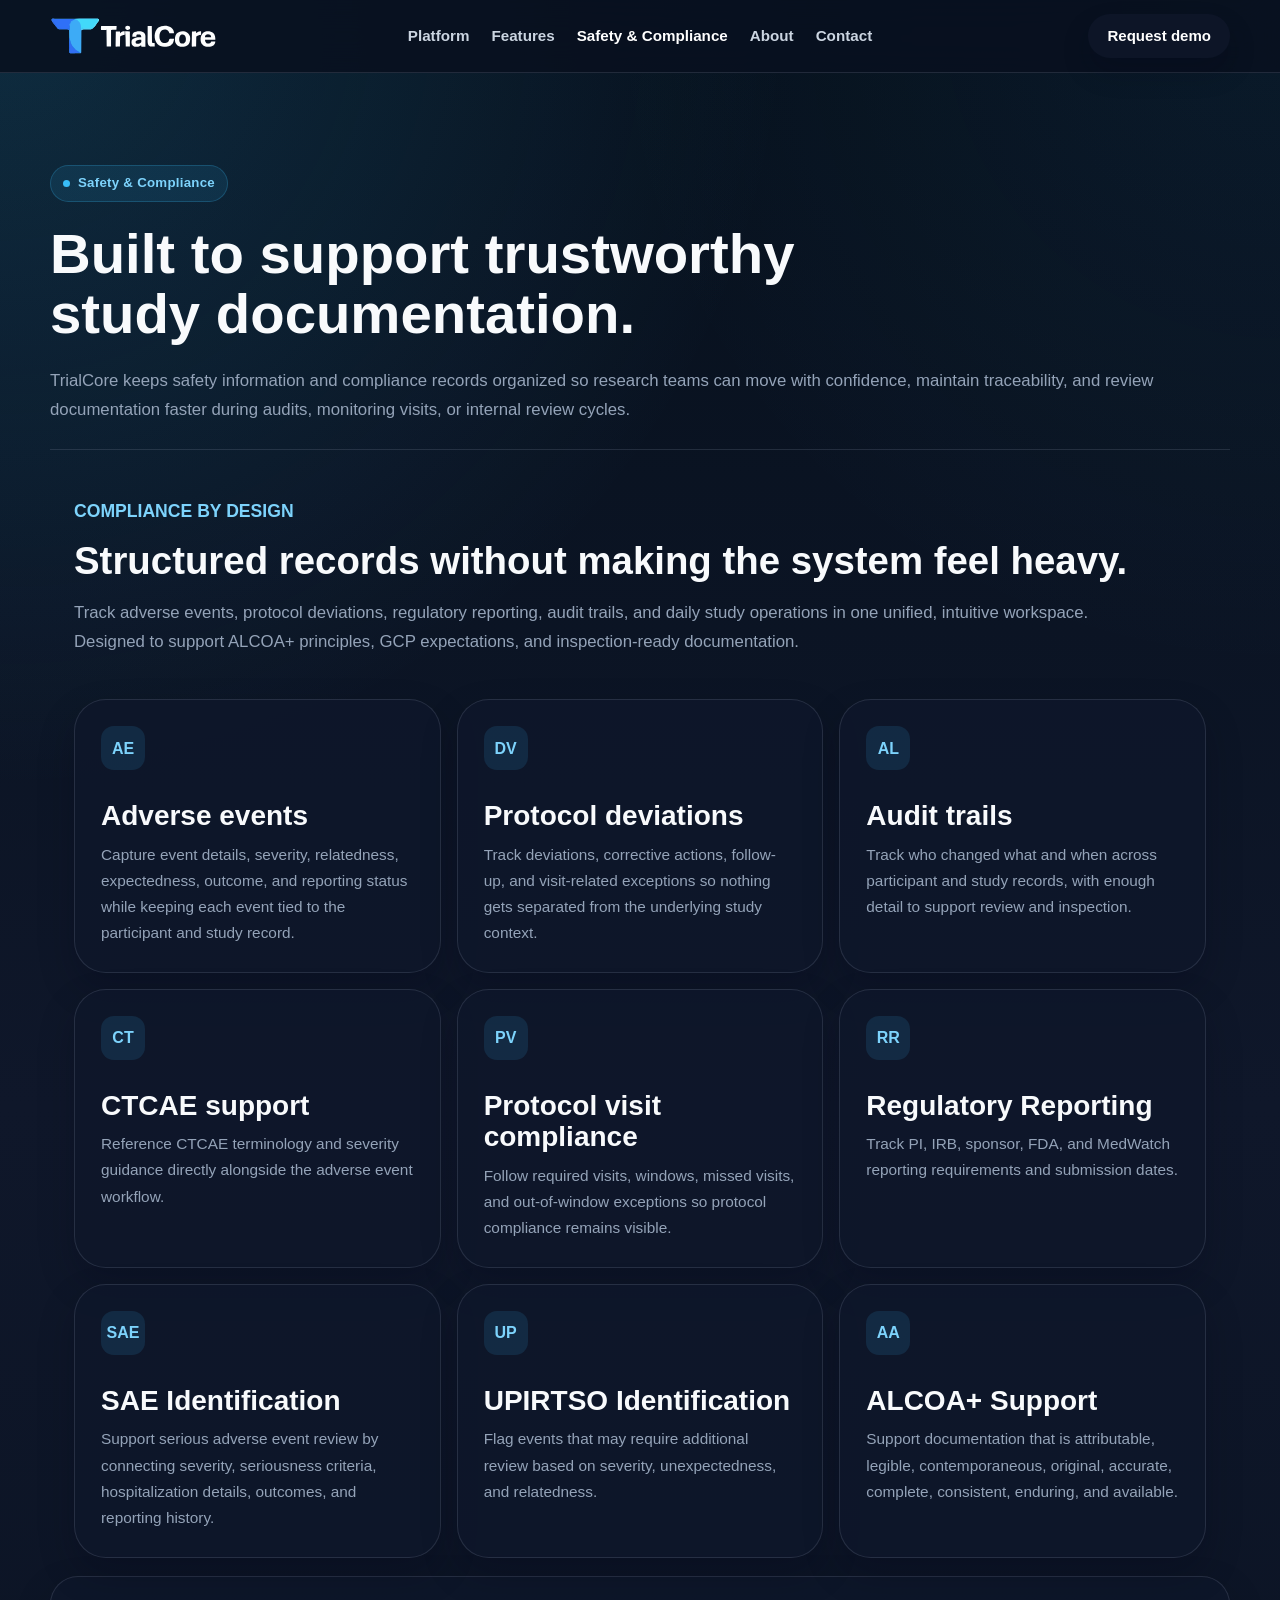
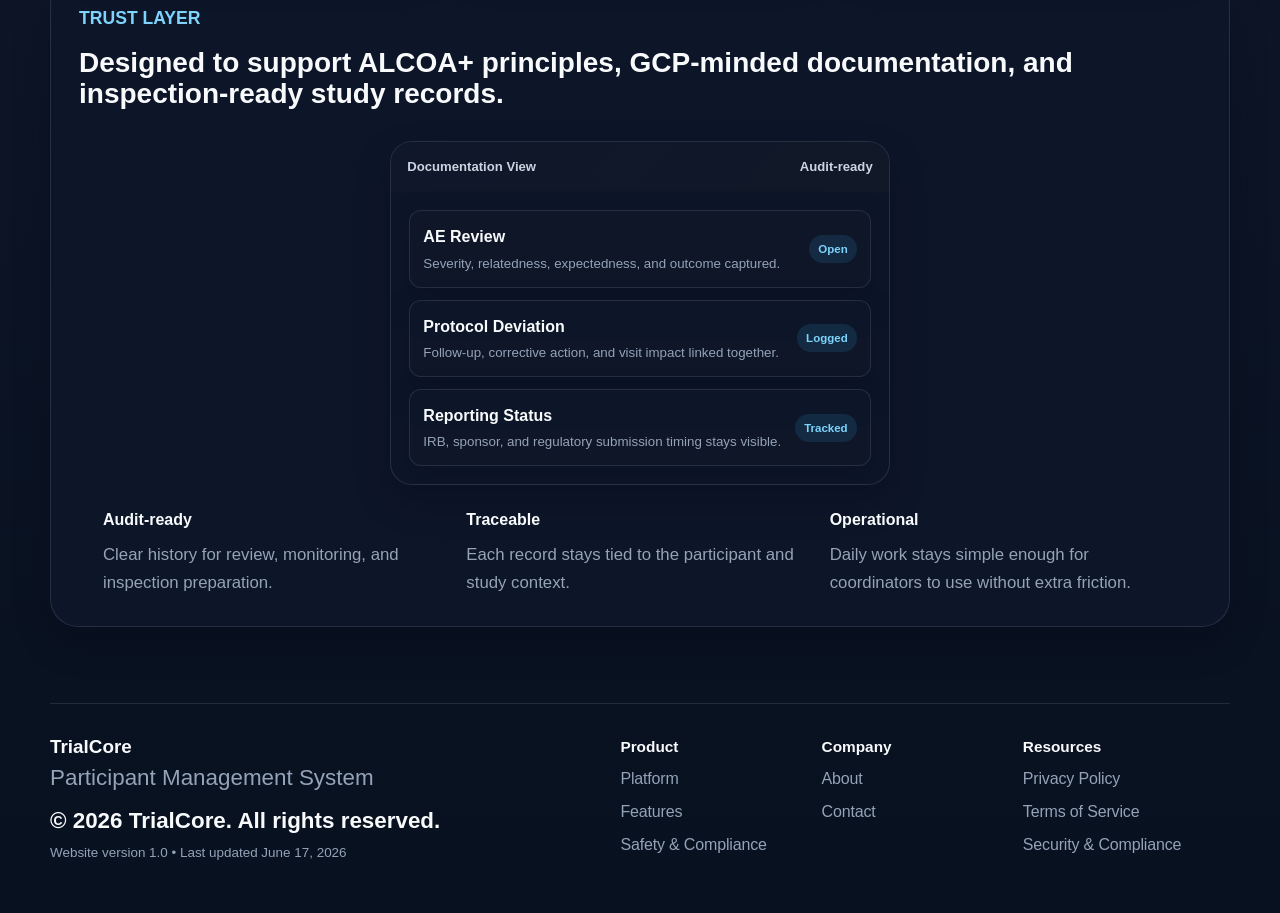
<file: safety-compliance.html>
<!DOCTYPE html>
<html lang="en">
<head>
  <meta charset="UTF-8" />
  <meta name="viewport" content="width=device-width, initial-scale=1.0">
  <title>Safety &amp; Compliance | TrialCore</title>
  <meta name="description" content="Safety and compliance workflows in TrialCore for adverse events, deviations, and audit trails.">
  <link rel="stylesheet" href="assets/css/styles.css">

  <!-- TrialCore favicons -->
  <link rel="icon" href="assets/images/favicon/favicon.ico">
  <link rel="icon" type="image/png" sizes="16x16" href="assets/images/favicon/favicon-16x16.png">
  <link rel="icon" type="image/png" sizes="32x32" href="assets/images/favicon/favicon-32x32.png">
  <link rel="apple-touch-icon" sizes="180x180" href="assets/images/favicon/apple-touch-icon.png">
  <link rel="icon" type="image/png" sizes="192x192" href="assets/images/favicon/android-chrome-192x192.png">
  <link rel="icon" type="image/png" sizes="512x512" href="assets/images/favicon/android-chrome-512x512.png">
</head>
<body class="safety-page">
  <a class="skip-link" href="#main-content">Skip to content</a>
  <header class="site-header">
    <div class="header-inner">
      <a class="brand" href="platform.html" aria-label="TrialCore home">
        <img class="brand-logo" src="assets/images/trialcore-logo.svg" alt="" aria-hidden="true">
      </a>
      <nav class="site-nav" aria-label="Primary navigation">
        <a href="platform.html">Platform</a>
        <a href="features.html">Features</a>
        <a href="safety-compliance.html" aria-current="page">Safety &amp; Compliance</a>
        <a href="about.html">About</a>
        <a href="contact.html">Contact</a>
      </nav>
      <div class="header-actions">
        <a class="button button-dark" href="contact.html">Request demo</a>
      </div>
    </div>
  </header>

  <main id="main-content" class="page-stack">
    <section class="page-hero">
      <div class="page-hero-copy">
        <div class="eyebrow"><span></span> Safety &amp; Compliance</div>
        <h1>Built to support trustworthy study documentation.</h1>
        <p>TrialCore keeps safety information and compliance records organized so research teams can move with confidence, maintain traceability, and review documentation faster during audits, monitoring visits, or internal review cycles.</p>
      </div>
    </section>

    <section class="section compact">
      <div class="section-header wide-spread">
        <div class="kicker">Compliance by design</div>
        <h2 class="one-line-heading">Structured records without making the system feel heavy.</h2>
        <p class="body-text">Track adverse events, protocol deviations, regulatory reporting, audit trails, and daily study operations in one unified, intuitive workspace.</p>
        <p class="body-text">Designed to support ALCOA+ principles, GCP expectations, and inspection-ready documentation.</p>
      </div>

      <div class="grid-3 safety-grid">
        <article class="feature-card">
          <div class="feature-icon">AE</div>
          <h3>Adverse events</h3>
          <p>Capture event details, severity, relatedness, expectedness, outcome, and reporting status while keeping each event tied to the participant and study record.</p>
        </article>
        <article class="feature-card">
          <div class="feature-icon">DV</div>
          <h3>Protocol deviations</h3>
          <p>Track deviations, corrective actions, follow-up, and visit-related exceptions so nothing gets separated from the underlying study context.</p>
        </article>
        <article class="feature-card">
          <div class="feature-icon">AL</div>
          <h3>Audit trails</h3>
          <p>Track who changed what and when across participant and study records, with enough detail to support review and inspection.</p>
        </article>
        <article class="feature-card">
          <div class="feature-icon">CT</div>
          <h3>CTCAE support</h3>
          <p>Reference CTCAE terminology and severity guidance directly alongside the adverse event workflow.</p>
        </article>
        <article class="feature-card">
          <div class="feature-icon">PV</div>
          <h3>Protocol visit compliance</h3>
          <p>Follow required visits, windows, missed visits, and out-of-window exceptions so protocol compliance remains visible.</p>
        </article>
        <article class="feature-card">
          <div class="feature-icon">RR</div>
          <h3>Regulatory Reporting</h3>
          <p>Track PI, IRB, sponsor, FDA, and MedWatch reporting requirements and submission dates.</p>
        </article>
        <article class="feature-card">
          <div class="feature-icon">SAE</div>
          <h3>SAE Identification</h3>
          <p>Support serious adverse event review by connecting severity, seriousness criteria, hospitalization details, outcomes, and reporting history.</p>
        </article>
        <article class="feature-card">
          <div class="feature-icon">UP</div>
          <h3>UPIRTSO Identification</h3>
          <p>Flag events that may require additional review based on severity, unexpectedness, and relatedness.</p>
        </article>
        <article class="feature-card">
          <div class="feature-icon">AA</div>
          <h3>ALCOA+ Support</h3>
          <p>Support documentation that is attributable, legible, contemporaneous, original, accurate, complete, consistent, enduring, and available.</p>
        </article>
      </div>

      <div class="trust-layer panel">
        <div>
          <div class="kicker">Trust layer</div>
          <h3>Designed to support ALCOA+ principles, GCP-minded documentation, and inspection-ready study records.</h3>
        </div>
        <div class="document-preview">
          <div class="product-mini">
            <div class="product-mini-top">
              <span>Documentation View</span>
              <span>Audit-ready</span>
            </div>
            <div class="product-mini-body">
              <div class="mini-row">
                <div>
                  <strong>AE Review</strong>
                  <small>Severity, relatedness, expectedness, and outcome captured.</small>
                </div>
                <span class="pill">Open</span>
              </div>
              <div class="mini-row">
                <div>
                  <strong>Protocol Deviation</strong>
                  <small>Follow-up, corrective action, and visit impact linked together.</small>
                </div>
                <span class="pill">Logged</span>
              </div>
              <div class="mini-row">
                <div>
                  <strong>Reporting Status</strong>
                  <small>IRB, sponsor, and regulatory submission timing stays visible.</small>
                </div>
                <span class="pill">Tracked</span>
              </div>
            </div>
          </div>
        </div>
        <div class="trust-layer-grid">
          <div>
            <strong>Audit-ready</strong>
            <p class="body-text">Clear history for review, monitoring, and inspection preparation.</p>
          </div>
          <div>
            <strong>Traceable</strong>
            <p class="body-text">Each record stays tied to the participant and study context.</p>
          </div>
          <div>
            <strong>Operational</strong>
            <p class="body-text">Daily work stays simple enough for coordinators to use without extra friction.</p>
          </div>
        </div>
      </div>
    </section>
  </main>

  <footer class="site-footer">
    <div class="footer-brand">
      <strong>TrialCore</strong>
      <p>Participant Management System</p>
      <p class="footer-copyright">© 2026 TrialCore. All rights reserved.</p>
      <p class="footer-version">Website version 1.0 • Last updated June 17, 2026</p>
    </div>
    <div class="footer-grid">
      <div>
        <h3>Product</h3>
        <a href="platform.html">Platform</a>
        <a href="features.html">Features</a>
        <a href="safety-compliance.html">Safety &amp; Compliance</a>
      </div>
      <div>
        <h3>Company</h3>
        <a href="about.html">About</a>
        <a href="contact.html">Contact</a>
      </div>
      <div>
        <h3>Resources</h3>
        <a href="resources.html#privacy-policy">Privacy Policy</a>
        <a href="resources.html#terms-of-service">Terms of Service</a>
        <a href="resources.html#security-compliance">Security &amp; Compliance</a>
      </div>
    </div>
  </footer>
</body>
</html>
</file>
<file: assets/css/styles.css>
/* ==========================================================================
   TrialCore Marketing Website
   Clean dark-theme stylesheet
   ========================================================================== */

:root {
  --navy: rgba(8, 17, 31, 0.8);
  --navy-2: rgba(15, 23, 42, 0.8);
  --navy-3: rgba(17, 24, 39, 0.8);
  --blue: #38bdf8;
  --blue-deep: #2563eb;
  --blue-soft: rgba(56, 189, 248, 0.12);
  --green-soft: rgba(34, 197, 94, 0.1);

  --bg: #08111f;
  --surface: rgba(15, 23, 42, 0.86);
  --surface-2: rgba(30, 41, 59, 0.72);
  --surface-solid: #0f172a;

  --text: #e2e8f0;
  --heading: #f8fafc;
  --muted: #94a3b8;
  --muted-strong: #cbd5e1;
  --border: rgba(148, 163, 184, 0.18);

  --max: 1180px;
  --content-max: 1180px;
  --page-gutter: clamp(18px, 3vw, 24px);
  --section-width: 860px;

  --shadow: 0 24px 80px rgba(0, 0, 0, 0.35);
  --shadow-soft: 0 16px 36px rgba(2, 6, 23, 0.22);
  --shadow-strong: 0 32px 92px rgba(2, 6, 23, 0.55);

  --radius-lg: 28px;
  --radius-md: 20px;
  --radius-sm: 14px;
}

/* ==========================================================================
   Base
   ========================================================================== */

*,
*::before,
*::after {
  box-sizing: border-box;
}

html {
  scroll-behavior: smooth;
  background: var(--bg);
}

body {
  min-width: 320px;
  margin: 0;
  overflow-x: hidden;
  font-family: "Aptos", "Aptos Display", "Segoe UI", "Inter", "SF Pro Text", Arial, sans-serif;
  background:
    radial-gradient(circle at top left, rgba(56, 189, 248, 0.16), transparent 28%),
    radial-gradient(circle at top right, rgba(56, 189, 248, 0.06), transparent 24%),
    linear-gradient(180deg, #06101c 0%, #0f172a 44%, #08111f 100%);
  color: var(--text);
  line-height: 1.58;
}

main {
  display: block;
}

a {
  color: inherit;
  text-decoration: none;
}

img {
  display: block;
  max-width: 100%;
}

button,
input,
textarea {
  font: inherit;
}

button {
  border: 0;
}

:focus-visible {
  outline: 3px solid rgba(56, 189, 248, 0.35);
  outline-offset: 2px;
}

/* ==========================================================================
   Accessibility
   ========================================================================== */

.skip-link {
  position: absolute;
  left: 16px;
  top: -48px;
  z-index: 1000;
  padding: 10px 14px;
  border-radius: 999px;
  background: var(--navy-2);
  color: #ffffff;
  transition: top 0.2s ease;
}

.skip-link:focus {
  top: 16px;
}

/* ==========================================================================
   Shared Layout
   ========================================================================== */

.site-container,
.hero,
.page-hero,
.section,
.cta,
.footer,
.site-footer,
.grid-2,
.grid-3,
.staff-grid,
.check-list,
.info-grid,
.comparison-grid,
.trust-layer-grid,
.workflow-grid,
.contact-layout,
.split,
.footer-grid,
.resource-columns,
.tab-list,
.section-header {
  width: min(calc(100% - 48px), var(--content-max));
  max-width: var(--content-max);
  margin-inline: auto;
}

.hero,
.page-hero,
.section,
.cta,
.footer,
.site-footer {
  padding-left: 0;
  padding-right: 0;
}

.page-stack > section + section {
  border-top: 1px solid var(--border);
}

/* ==========================================================================
   Header
   ========================================================================== */

.site-header {
  position: sticky;
  top: 0;
  z-index: 50;
  background: rgba(8, 17, 31, 0.88);
  border-bottom: 1px solid var(--border);
  backdrop-filter: blur(18px);
}

.header-inner {
  width: min(calc(100% - 48px), var(--content-max));
  max-width: var(--content-max);
  margin-inline: auto;
  padding: 14px 0;
  display: grid;
  grid-template-columns: minmax(190px, 1fr) auto minmax(190px, 1fr);
  align-items: center;
  gap: 24px;
}

.brand {
  justify-self: start;
  display: inline-flex;
  align-items: center;
  gap: 12px;
  color: var(--heading);
  font-weight: 800;
  letter-spacing: 0.0em;
}

.brand-logo {
  display: block;
  height: 38px;
  width: auto;
  max-width: min(220px, 28vw);
}

.site-nav {
  justify-self: center;
  display: flex;
  flex-wrap: wrap;
  align-items: center;
  justify-content: center;
  gap: 10px 22px;
  color: var(--muted-strong);
  font-size: 0.95rem;
  font-weight: 650;
  letter-spacing: 0.0em;
}

.site-nav a {
  padding: 6px 0;
}

.site-nav a:hover,
.site-nav a[aria-current="page"] {
  color: #ffffff;
}

.header-actions {
  justify-self: end;
  display: flex;
  flex-wrap: wrap;
  gap: 10px;
}

/* ==========================================================================
   Buttons
   ========================================================================== */

.button {
  display: inline-flex;
  align-items: center;
  justify-content: center;
  min-height: 44px;
  padding: 0 18px;
  border-radius: 999px;
  border: 1px solid transparent;
  font-size: 0.94rem;
  font-weight: 750;
  white-space: nowrap;
  letter-spacing: 0.0em;
  transition:
    transform 0.18s ease,
    box-shadow 0.18s ease,
    background-color 0.18s ease,
    color 0.18s ease,
    border-color 0.18s ease;
}

.button:hover {
  transform: translateY(-1px);
}

.button-primary {
  background: linear-gradient(135deg, var(--blue), var(--blue-deep));
  color: #ffffff;
  box-shadow: 0 14px 28px rgba(56, 189, 248, 0.18);
}

.button-primary:hover {
  box-shadow: 0 16px 32px rgba(56, 189, 248, 0.24);
}

.button-dark {
  background: var(--navy-2);
  color: #ffffff;
  box-shadow: 0 14px 28px rgba(2, 6, 23, 0.18);
}

.button-secondary {
  background: rgba(15, 23, 42, 0.72);
  color: var(--text);
  border-color: var(--border);
}

.button-secondary:hover {
  background: rgba(15, 23, 42, 0.92);
  border-color: rgba(56, 189, 248, 0.35);
}

/* ==========================================================================
   Typography
   ========================================================================== */

h1,
h2,
h3,
h4 {
  margin: 0;
  color: var(--heading);
  letter-spacing: 0.0em;
}

h1 {
  margin-bottom: 24px;
  font-size: clamp(2.1rem, 4vw, 3.5rem);
  line-height: 1.03;
}

h2 {
  font-size: clamp(2rem, 3vw, 3.25rem);
  line-height: 1.08;
}

h3 {
  font-size: 1.75rem;
  line-height: 1.12;
}

h4 {
  font-size: 1.08rem;
  line-height: 1.15;
}

p {
  color: var(--muted);
  font-size: 1.4rem;
  line-height: 1.7;
  letter-spacing: 0.0em;
}

strong,
label {
  color: var(--heading);
}

.body-text {
  margin: 0;
  color: var(--muted);
  font-size: 1.05rem;
  line-height: 1.72;
  letter-spacing: 0.0em;
}

.kicker {
  margin-bottom: 14px;
  color: #7dd3fc;
  font-size: 1.1rem;
  font-weight: 900;
  letter-spacing: 0.0em;
  text-transform: uppercase;
}

.one-line-heading {
  white-space: nowrap;
}

/* ==========================================================================
   Hero
   ========================================================================== */

.hero {
  padding-top: 92px;
  padding-bottom: 84px;
  display: grid;
  grid-template-columns: minmax(0, 1fr) minmax(0, 0.92fr);
  gap: 54px;
  align-items: center;
}

.hero-copy {
  max-width: 620px;
}

.hero h1 {
  max-width: 10.5ch;
}

.hero p {
  margin: 0 0 30px;
  max-width: 620px;
  color: var(--muted);
  font-size: 1.05rem;
  line-height: 1.72;
}

.hero-actions {
  display: flex;
  flex-wrap: wrap;
  gap: 12px;
  align-items: center;
}

.hero-note {
  margin-top: 18px;
  color: var(--muted);
  font-size: 0.92rem;
}

.hero-media {
  min-width: 0;
}

.hero-frame {
  overflow: hidden;
  border: 1px solid var(--border);
  border-radius: 20px;
  background: var(--surface-solid);
  box-shadow: var(--shadow);
}

.hero-image {
  width: 100%;
  height: auto;
}

/* ==========================================================================
   Page Hero
   ========================================================================== */

.page-hero {
  padding-top: 92px;
  padding-bottom: 76px;
  display: grid;
  grid-template-columns: minmax(0, 1fr) minmax(0, 0.82fr);
  gap: 44px;
  align-items: center;
}

.page-hero h1 {
  max-width: var(--section-width);
  font-size: clamp(2.3rem, 4.4vw, 4.05rem);
  line-height: 1.06;
}

.page-hero p {
  margin: 0;
  color: var(--muted);
  font-size: 1.05rem;
  line-height: 1.72;
}

.page-hero-copy {
  max-width: var(--content-max);
}

/* ==========================================================================
   Eyebrow
   ========================================================================== */

.eyebrow {
  display: inline-flex;
  align-items: center;
  gap: 8px;
  margin-bottom: 22px;
  padding: 7px 12px;
  border-radius: 999px;
  border: 1px solid rgba(56, 189, 248, 0.22);
  background: rgba(56, 189, 248, 0.1);
  color: #7dd3fc;
  font-size: 0.83rem;
  font-weight: 800;
  letter-spacing: 0.02em;
}

.eyebrow span {
  width: 7px;
  height: 7px;
  border-radius: 999px;
  background: var(--blue);
}

/* ==========================================================================
   Sections
   ========================================================================== */

.section {
  padding-top: 0;
  padding-bottom: 76px;
}

.section.compact {
  padding-top: 48px;
}

.section-header {
  margin-bottom: 42px;
}

.section-header.center {
  max-width: 900px;
  text-align: center;
}

.section-header.center p {
  max-width: 860px;
  margin-inline: auto;
}

.section h2,
.cta h2,
.trust-header h2 {
  margin-bottom: 18px;
}

.panel-note {
  margin-top: 16px;
}

/* ==========================================================================
   Platform / Page-Specific Spacing
   ========================================================================== */

.platform-page .trust-strip {
  padding-bottom: 40px;
}

.platform-page .section {
  padding-top: 36px;
}

.platform-page .section-header {
  margin-bottom: 56px;
}

.platform-page .trust-header {
  margin-bottom: 28px;
}

.about-page .page-hero {
  padding-bottom: 28px;
}

.contact-page .page-hero,
.features-page .page-hero {
  padding-bottom: 20px;
}

.safety-page .page-hero {
  display: block;
  padding-bottom: 24px;
}

.safety-page .feature-card {
  min-height: 220px;
}

/* ==========================================================================
   Grids
   ========================================================================== */

.grid-2,
.grid-3,
.staff-grid,
.check-list,
.info-grid {
  display: grid;
  gap: 16px;
}

.grid-2 {
  grid-template-columns: repeat(2, minmax(0, 1fr));
}

.grid-3 {
  grid-template-columns: repeat(3, minmax(0, 1fr));
}

.wide-spread {
  max-width: var(--content-max);
}

.cards-top {
  margin-top: 28px;
}

/* ==========================================================================
   Cards / Panels
   ========================================================================== */

.panel,
.feature-card,
.staff-card,
.rail,
.comparison-card,
.tab-panel,
.resource-columns section,
.status-card,
.trust-item,
.product-mini,
.mini-row {
  background: var(--surface);
  border: 1px solid var(--border);
  box-shadow: var(--shadow-soft);
  color: var(--text);
  transition:
    transform 0.18s ease,
    box-shadow 0.18s ease,
    border-color 0.18s ease;
}

.panel:hover,
.feature-card:hover,
.staff-card:hover,
.comparison-card:hover,
.tab-panel:hover {
  transform: translateY(-2px);
  border-color: rgba(56, 189, 248, 0.22);
  box-shadow: 0 20px 44px rgba(2, 6, 23, 0.22);
}

.panel {
  padding: 28px;
  border-radius: var(--radius-lg);
}

.panel h3,
.feature-card h3,
.staff-card h3 {
  margin-bottom: 10px;
}

.feature-card {
  min-height: 230px;
  padding: 26px;
  border-radius: 32px;
}

.feature-card p,
.rail span {
  margin: 0;
  color: var(--muted);
  font-size: 0.96rem;
}

.panel-muted {
  background: rgba(15, 23, 42, 0.62);
}

/* ==========================================================================
   Feature Icons
   ========================================================================== */

.feature-icon {
  width: 44px;
  height: 44px;
  margin-bottom: 30px;
  border-radius: 13px;
  background: var(--blue-soft);
  color: #7dd3fc;
  display: grid;
  place-items: center;
  font-weight: 900;
}

.trust-icon {
  width: 30px;
  height: 30px;
  color: #7dd3fc;
}

.trust-icon svg {
  display: block;
  width: 100%;
  height: 100%;
}

/* ==========================================================================
   Trust Strip
   ========================================================================== */

.trust-strip {
  width: 100%;
  padding: 56px 0 40px;
  border-top: 1px solid var(--border);
  border-bottom: 1px solid var(--border);
  background: linear-gradient(180deg, rgba(8, 17, 31, 0.96), rgba(15, 23, 42, 0.92));
}

.trust-header .one-line-heading {
  white-space: normal;
  text-wrap: balance;
  max-width: 1100px;
  margin-inline: auto;
}

.trust-grid {
  display: grid;
  grid-template-columns: repeat(4, minmax(0, 1fr));
  gap: 22px;
  width: 100%;
}

.trust-item {
  min-height: 210px;
  padding: 22px 22px 20px;
  border-radius: 24px;
  display: grid;
  align-content: start;
  gap: 18px;
}

.trust-item strong {
  display: block;
  margin-bottom: 6px;
  color: var(--heading);
  font-size: 1.18rem;
  line-height: 1.08;
  letter-spacing: -0.04em;
}

.trust-item p {
  margin: 0;
  color: var(--muted);
  font-size: 0.98rem;
  line-height: 1.5;
}

.trust-item small {
  display: block;
  color: var(--muted);
  font-size: 0.88rem;
  line-height: 1.45;
}

/* ==========================================================================
   Lists
   ========================================================================== */

.list {
  margin: 0;
  padding: 0;
  list-style: none;
  display: grid;
  gap: 12px;
  color: var(--muted);
}

.list.spaced {
  margin-top: 14px;
}

.list-two-col {
  grid-template-columns: repeat(2, minmax(0, 1fr));
  column-gap: 24px;
}

.list li {
  position: relative;
   font-size: 1.3rem;
  padding-left: 28px;
}

.list li::before {
  content: "\2713";
  position: absolute;
  left: 0;
  top: 0;
  color: var(--blue);
  font-weight: 900;
  line-height: inherit;
}

.comparison-negative .list li::before {
  content: "\2715";
  color: #fb7185;
}

/* ==========================================================================
   Comparison
   ========================================================================== */

.comparison-grid {
  display: grid;
  grid-template-columns: repeat(2, minmax(0, 1fr));
  gap: 16px;
}

.comparison-card {
  padding: 26px;
  border-radius: 28px;
}

.comparison-card h3 {
  margin-bottom: 10px;
  font-size: 1.35rem;
}

.comparison-card p {
  color: var(--muted);
}

.comparison-highlight {
  border-color: rgba(56, 189, 248, 0.2);
  background: linear-gradient(180deg, rgba(15, 23, 42, 0.9), rgba(8, 17, 31, 0.96));
}

/* ==========================================================================
   Workflow / Status Cards
   ========================================================================== */

.workflow-section .section-header {
  max-width: var(--content-max);
}

.workflow-grid {
  display: grid;
  grid-template-columns: repeat(2, minmax(0, 1fr));
  gap: 18px;
  align-items: start;
}

.workflow-grid > .panel:first-child {
  grid-column: 1 / -1;
}

.workflow-grid > .panel {
  min-height: 100%;
}

.workflow-list {
  gap: 14px;
}

.status-flow {
  margin-top: 20px;
  display: grid;
  grid-template-columns: repeat(3, minmax(0, 1fr));
  gap: 14px;
}

.status-card {
  min-height: 168px;
  padding: 18px 18px 20px;
  border-radius: 22px;
}

.status-card h4 {
  margin: 10px 0 8px;
  color: var(--heading);
}

.status-card p {
  margin: 0;
  color: var(--muted);
  font-size: 0.93rem;
  line-height: 1.55;
}

.status-card-terminal {
  border-color: rgba(56, 189, 248, 0.2);
  background: linear-gradient(180deg, rgba(15, 23, 42, 0.9), rgba(8, 17, 31, 0.96));
}

.status-step {
  display: inline-flex;
  align-items: center;
  justify-content: center;
  min-width: 44px;
  height: 28px;
  padding: 0 10px;
  border-radius: 999px;
  background: var(--blue-soft);
  color: #7dd3fc;
  font-size: 0.78rem;
  font-weight: 900;
  letter-spacing: 0.08em;
}

/* ==========================================================================
   Split Layouts
   ========================================================================== */

.split {
  display: grid;
  grid-template-columns: minmax(0, 0.95fr) minmax(0, 1.05fr);
  gap: 54px;
  align-items: start;
}

.stack {
  display: grid;
  gap: 16px;
}

.about-split {
  gap: 20px;
}

.founder-layout {
  display: grid;
  grid-template-columns: minmax(0, 0.88fr) minmax(0, 1.12fr);
  gap: 16px;
  align-items: start;
}

.founder-card {
  min-height: 100%;
}

.founder-photo-wrap {
  display: flex;
  justify-content: flex-start;
  margin-bottom: 24px;
}

.founder-photo {
  width: 30%;
  max-width: 280px;
  height: auto;
  border-radius: 12px;
  object-fit: cover;
}

.roadmap-stack {
  gap: 14px;
}

.feature-group-grid {
  align-items: stretch;
}

/* ==========================================================================
   Product Mini
   ========================================================================== */

.product-mini {
  overflow: hidden;
  border-radius: 22px;
}

.product-mini-top {
  min-height: 50px;
  padding: 0 16px;
  background: linear-gradient(135deg, #0f172a, #111827);
  color: var(--muted-strong);
  display: flex;
  align-items: center;
  justify-content: space-between;
  gap: 12px;
  font-size: 0.82rem;
  font-weight: 800;
}

.product-mini-body {
  padding: 18px;
  display: grid;
  gap: 12px;
}

.mini-row {
  display: flex;
  justify-content: space-between;
  gap: 14px;
  align-items: center;
  padding: 13px;
  border-radius: 12px;
  background: rgba(15, 23, 42, 0.76);
}

.mini-row strong {
  display: block;
  margin-bottom: 3px;
  color: var(--heading);
}

.mini-row small {
  display: block;
  color: var(--muted);
}

.pill {
  padding: 5px 9px;
  border-radius: 999px;
  background: var(--blue-soft);
  color: #7dd3fc;
  font-size: 0.72rem;
  font-weight: 850;
  white-space: nowrap;
}

/* ==========================================================================
   Staff
   ========================================================================== */

.staff-grid {
  grid-template-columns: repeat(3, minmax(0, 1fr));
}

.staff-card {
  min-height: 260px;
  padding: 24px;
  border-radius: 24px;
}

.avatar {
  width: 58px;
  height: 58px;
  margin-bottom: 22px;
  border-radius: 18px;
  background: var(--navy-2);
  color: #7dd3fc;
  display: grid;
  place-items: center;
  font-weight: 900;
}

.role {
  margin-bottom: 12px;
  color: #7dd3fc;
  font-size: 0.88rem;
  font-weight: 800;
}

/* ==========================================================================
   Contact / Forms
   ========================================================================== */

.contact-layout {
  display: grid;
  grid-template-columns: minmax(0, 1.05fr) minmax(0, 0.95fr);
  gap: 24px;
  align-items: start;
}

form {
  display: grid;
  grid-template-columns: repeat(2, minmax(0, 1fr));
  gap: 14px;
}

.field {
  display: grid;
  gap: 7px;
}

.field.full {
  grid-column: 1 / -1;
}

label {
  font-size: 0.84rem;
  font-weight: 800;
}

input,
textarea {
  width: 100%;
  padding: 12px 13px;
  border: 1px solid rgba(148, 163, 184, 0.22);
  border-radius: 12px;
  background: rgba(15, 23, 42, 0.92);
  color: var(--text);
  box-shadow: none;
}

textarea {
  min-height: 132px;
  resize: vertical;
}

input::placeholder,
textarea::placeholder {
  color: #64748b;
}

input:focus,
textarea:focus {
  border-color: rgba(56, 189, 248, 0.65);
  box-shadow: 0 0 0 4px rgba(56, 189, 248, 0.14);
}

.form-actions {
  grid-column: 1 / -1;
  display: flex;
  flex-wrap: wrap;
  gap: 10px;
  align-items: center;
}

.form-note {
  grid-column: 1 / -1;
  margin: 0;
  color: var(--muted);
  font-size: 0.9rem;
}

.form-assurance {
  margin: 14px 0 0;
  color: var(--muted);
  font-size: 0.92rem;
}

/* ==========================================================================
   CTA
   ========================================================================== */

.cta {
  margin-bottom: 42px;
}

.cta-inner {
  width: 100%;
  padding: 62px;
  border-radius: 36px;
  background: linear-gradient(180deg, rgba(15, 23, 42, 0.98), rgba(8, 17, 31, 0.96));
  border: 1px solid rgba(56, 189, 248, 0.16);
  color: #ffffff;
  box-shadow: var(--shadow-strong);
  display: grid;
  grid-template-columns: minmax(0, 1fr) auto;
  gap: 28px;
  align-items: center;
}

.cta p {
  margin: 0;
  max-width: 670px;
  color: #b8c4d5;
}

.cta .button-primary {
  background: #ffffff;
  color: var(--navy);
  box-shadow: none;
}

/* ==========================================================================
   Footer
   ========================================================================== */

.footer {
  padding-top: 28px;
  padding-bottom: 46px;
  border-top: 1px solid var(--border);
  color: var(--muted);
  font-size: 0.9rem;
  display: flex;
  justify-content: space-between;
  gap: 20px;
}

.site-footer {
  padding-top: 34px;
  padding-bottom: 48px;
  border-top: 1px solid var(--border);
  color: var(--muted);
  display: grid;
  grid-template-columns: minmax(0, 0.9fr) minmax(0, 1.1fr);
  gap: 28px;
}

.footer-brand {
  display: grid;
  gap: 1px;
}

.footer-brand strong {
  display: block;
  margin-bottom: 0;
  color: var(--heading);
  font-size: 1.18rem;
  line-height: 1;
}

.footer-brand p {
  margin: 0;
}

.footer-copyright {
  margin-top: 3px !important;
  color: var(--heading);
  font-weight: 600;
}

.footer-version {
  color: var(--muted);
  font-size: 0.84rem;
}

.footer-grid {
  display: grid;
  grid-template-columns: repeat(3, minmax(0, 1fr));
  gap: 18px;
}

.footer-grid h3 {
  margin-bottom: 10px;
  color: var(--heading);
  font-size: 0.96rem;
}

.footer-grid a {
  display: block;
  margin-bottom: 8px;
  color: var(--muted);
  letter-spacing: -0.01em;
}

.footer-grid a:hover {
  color: #ffffff;
}

/* ==========================================================================
   Resources / Tabs
   ========================================================================== */

.resources-section {
  padding-top: 0;
}

.resource-tabs {
  display: grid;
  gap: 18px;
}

.tab-list {
  display: grid;
  grid-template-columns: repeat(3, minmax(0, 1fr));
  gap: 12px;
  padding: 10px;
  border: 1px solid var(--border);
  border-radius: 22px;
  background: rgba(15, 23, 42, 0.72);
  box-shadow: var(--shadow-soft);
}

.tab-button {
  min-height: 54px;
  padding: 0 16px;
  border-radius: 16px;
  border: 1px solid transparent;
  background: transparent;
  color: var(--muted);
  font-size: 0.96rem;
  font-weight: 800;
  letter-spacing: -0.01em;
  cursor: pointer;
  transition:
    background-color 0.18s ease,
    color 0.18s ease,
    border-color 0.18s ease,
    transform 0.18s ease;
}

.tab-button:hover {
  transform: translateY(-1px);
}

.tab-button[aria-selected="true"],
.tab-button.is-active {
  background: linear-gradient(135deg, var(--blue), var(--blue-deep));
  color: #ffffff;
  border-color: transparent;
  box-shadow: 0 12px 24px rgba(56, 189, 248, 0.18);
}

.tab-panel {
  padding: 28px;
  border-radius: var(--radius-lg);
}

.resource-copy {
  display: grid;
  gap: 24px;
}

.resource-intro h3 {
  margin-bottom: 10px;
  font-size: 1.6rem;
}

.resource-columns {
  display: grid;
  grid-template-columns: repeat(3, minmax(0, 1fr));
  gap: 18px;
}

.resource-columns section {
  padding: 20px;
  border-radius: 20px;
  background: rgba(15, 23, 42, 0.76);
}

.resource-columns h4 {
  margin: 0 0 12px;
  font-size: 1.05rem;
}

.resource-columns .list {
  gap: 10px;
}

.resource-columns .list li {
  padding-left: 28px;
}

/* ==========================================================================
   Trust Layers / Document Preview
   ========================================================================== */

.trust-layer {
  margin-top: 18px;
  display: grid;
  gap: 22px;
}

.document-preview {
  max-width: 860px;
  margin-inline: auto;
}

.trust-layer-grid {
  display: grid;
  grid-template-columns: repeat(3, minmax(0, 1fr));
  gap: 16px;
}

.trust-layer-grid strong {
  display: block;
  margin-bottom: 8px;
  color: var(--heading);
}

/* ==========================================================================
   Responsive
   ========================================================================== */

@media (max-width: 1080px) {
  .hero,
  .page-hero {
    grid-template-columns: minmax(0, 1fr);
    gap: 48px;
  }

  .hero h1 {
    max-width: 12ch;
  }

  .hero-frame {
    max-width: 860px;
    margin-inline: auto;
  }

  .trust-grid {
    grid-template-columns: repeat(2, minmax(0, 1fr));
  }

  .resource-columns {
    grid-template-columns: minmax(0, 1fr);
  }

  .one-line-heading {
    white-space: normal;
    text-wrap: balance;
  }
}

@media (max-width: 940px) {
  .contact-layout,
  .cta-inner {
    grid-template-columns: minmax(0, 1fr);
  }

  .grid-3,
  .staff-grid {
    grid-template-columns: repeat(2, minmax(0, 1fr));
  }

  .comparison-grid,
  .founder-layout,
  .site-footer,
  .footer-grid,
  .trust-layer-grid,
  .tab-list,
  .workflow-grid {
    grid-template-columns: minmax(0, 1fr);
  }

  .status-flow {
    grid-template-columns: repeat(2, minmax(0, 1fr));
  }

  .safety-page .grid-3 {
    grid-template-columns: repeat(2, minmax(0, 1fr));
  }
}

@media (max-width: 860px) {
  .header-inner {
    display: flex;
    flex-wrap: wrap;
    align-items: center;
    justify-content: space-between;
    gap: 14px 18px;
  }

  .site-nav {
    order: 3;
    width: 100%;
    justify-content: flex-start;
  }

  .brand-logo {
    height: 36px;
    max-width: min(190px, 44vw);
  }
}

@media (max-width: 720px) {
  .site-container,
  .hero,
  .page-hero,
  .section,
  .cta,
  .footer,
  .site-footer,
  .grid-2,
  .grid-3,
  .staff-grid,
  .check-list,
  .info-grid,
  .comparison-grid,
  .trust-layer-grid,
  .workflow-grid,
  .contact-layout,
  .split,
  .footer-grid,
  .resource-columns,
  .tab-list,
  .section-header {
    width: min(calc(100% - 36px), var(--content-max));
  }

  .header-inner {
    width: min(calc(100% - 36px), var(--content-max));
  }

  .site-nav {
    gap: 10px 18px;
  }

  .hero {
    padding-top: 58px;
  }

  .page-hero,
  .section {
    padding-top: 58px;
    padding-bottom: 58px;
  }

  .grid-2,
  .grid-3,
  .staff-grid,
  .trust-grid,
  form {
    grid-template-columns: minmax(0, 1fr);
  }

  .trust-item {
    min-height: 0;
  }

  .list-two-col {
    grid-template-columns: minmax(0, 1fr);
  }

  .status-flow {
    grid-template-columns: minmax(0, 1fr);
  }

  .comparison-grid,
  .trust-layer-grid,
  .workflow-grid {
    grid-template-columns: minmax(0, 1fr);
  }

  .tab-panel {
    padding: 20px;
  }

  .tab-list {
    padding: 8px;
    gap: 8px;
  }

  .tab-button {
    min-height: 48px;
    padding-inline: 12px;
    font-size: 0.9rem;
  }

  .safety-page .page-hero {
    padding-bottom: 8px;
  }

  .cta {
    padding-inline: 0;
  }

  .cta-inner {
    padding: 32px;
    border-radius: 28px;
  }

  .site-footer {
    padding-inline: 0;
  }

  .footer {
    display: grid;
  }

  .founder-photo {
    width: 42%;
  }
}

@media (max-width: 480px) {
  .hero,
  .page-hero,
  .section {
    padding-top: 46px;
    padding-bottom: 46px;
  }

  .button {
    width: 100%;
  }

  .hero-actions,
  .header-actions,
  .form-actions {
    width: 100%;
  }

  .brand-logo {
    height: 34px;
  }

  .founder-photo {
    width: 58%;
  }
}
</file>
